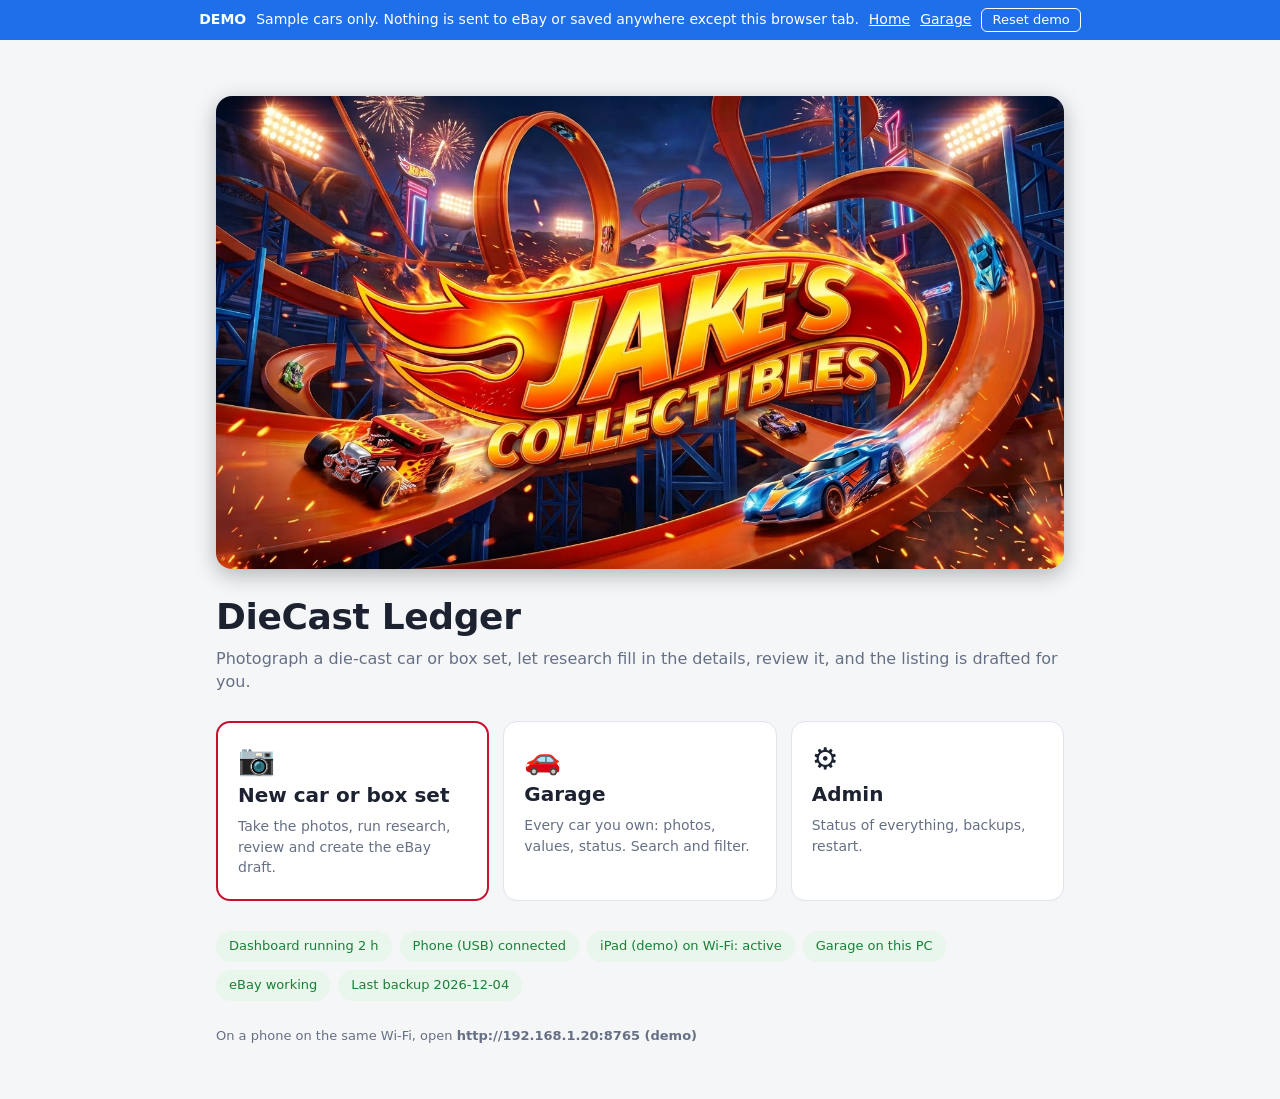
<file: index.html>
<!doctype html>
<html lang="en">
<head>
<meta charset="utf-8">
<script src="demo-shim.js"></script>
<title>DieCast Ledger</title>
<meta name="viewport" content="width=device-width, initial-scale=1">
<link rel="manifest" href="manifest.webmanifest">
<meta name="theme-color" content="#c8102e">
<meta name="mobile-web-app-capable" content="yes">
<meta name="apple-mobile-web-app-capable" content="yes">
<meta name="apple-mobile-web-app-title" content="DieCast Ledger">
<link rel="apple-touch-icon" href="apple-touch-icon.png">
<link rel="icon" href="icon-192.png">
<style>
  :root { --bg:#f5f6f8; --card:#fff; --ink:#1c2230; --mute:#667085; --line:#dfe3ea; --blue:#1f6feb; --green:#1a7f37;
          --amber:#b26a00; --red:#c62828; --redbg:#fdecec; --grnbg:#e8f6ec; --ambbg:#fff4e0; --accent:#c8102e; }
  @media (prefers-color-scheme: dark) {
    :root { --bg:#12151b; --card:#1b2029; --ink:#e8ecf3; --mute:#98a2b3; --line:#2b3240; --blue:#5b9dff; --green:#4cc36f;
            --amber:#f0a840; --red:#ff7b72; --redbg:#3b1d1d; --grnbg:#173323; --ambbg:#3a2c12; --accent:#ff4d5e; } }
  * { box-sizing:border-box; }
  body { margin:0; font:16px/1.45 "Segoe UI",system-ui,sans-serif; background:var(--bg); color:var(--ink); }
  main { max-width:880px; margin:0 auto; padding:clamp(20px,6vw,56px) 16px 40px; }
  .logo { display:block; width:100%; max-width:100%; height:auto; aspect-ratio:1376 / 768; object-fit:cover; border-radius:16px; margin:0 0 22px;
          box-shadow:0 6px 22px rgba(0,0,0,.28); }
  h1 { margin:0 0 4px; font-size:clamp(26px,5vw,36px); letter-spacing:-.01em; }
  .sub { color:var(--mute); margin:0 0 28px; }
  .tiles { display:grid; grid-template-columns:repeat(auto-fit,minmax(230px,1fr)); gap:14px; }
  a.tile { display:flex; flex-direction:column; gap:6px; padding:22px 20px; background:var(--card); border:1px solid var(--line);
           border-radius:14px; color:inherit; text-decoration:none; min-height:150px; transition:transform .08s, border-color .08s; }
  a.tile:hover, a.tile:focus-visible { transform:translateY(-2px); border-color:var(--accent); outline:none; }
  a.tile.main { border-color:var(--accent); border-width:2px; }
  .tile .ico { font-size:30px; line-height:1; }
  .tile b { font-size:20px; }
  .tile span { color:var(--mute); font-size:14px; }
  .chips { display:flex; flex-wrap:wrap; gap:8px; margin-top:30px; }
  .chip { padding:5px 12px; border-radius:99px; font-size:13px; border:1px solid var(--line); background:var(--card); color:var(--mute); }
  .chip.on { background:var(--grnbg); color:var(--green); border-color:transparent; }
  .chip.off { background:var(--redbg); color:var(--red); border-color:transparent; }
  .foot { margin-top:26px; font-size:13px; color:var(--mute); }
  .foot a { color:var(--mute); }
</style>
</head>
<body>
<main>
  <img class="logo" src="jakes-logo.jpg" alt="Jake's Collectibles" onerror="this.remove()">
  <h1>DieCast Ledger</h1>
  <p class="sub">Photograph a die-cast car or box set, let research fill in the details, review it, and the listing is drafted for you.</p>
  <nav class="tiles">
    <a class="tile main" href="capture.html"><div class="ico">&#128247;</div><b>New car or box set</b>
      <span>Take the photos, run research, review and create the eBay draft.</span></a>
    <a class="tile" href="sheet.html"><div class="ico">&#128663;</div><b>Garage</b>
      <span>Every car you own: photos, values, status. Search and filter.</span></a>
    <a class="tile" href="admin.html"><div class="ico">&#9881;</div><b>Admin</b>
      <span>Status of everything, backups, restart.</span></a>
  </nav>
  <div class="chips" id="chips"><span class="chip">checking...</span></div>
  <p class="foot"><span id="where"></span></p>
</main>
<script>
const $ = s => document.querySelector(s);
const LOCAL = ['127.0.0.1', 'localhost', '[::1]'].includes(location.hostname);
const esc = s => String(s ?? '').replace(/[&<>"]/g, c => ({'&':'&amp;','<':'&lt;','>':'&gt;','"':'&quot;'}[c]));
function chip(cls, text) { return `<span class="chip ${cls}">${esc(text)}</span>`; }
async function refresh() {
  try {
    const A = await (await fetch('/api/admin_status')).json();
    const c = [];
    c.push(chip('on', 'Dashboard running ' + (A.uptime < 3600 ? Math.max(1, Math.round(A.uptime / 60)) + ' min' : Math.round(A.uptime / 3600) + ' h')));
    const live = (A.network.devices || []).filter(d => d.ago <= 15);
    if (A.usb.connected) c.push(chip('on', 'Phone (USB) connected'));
    if (live.length) c.push(chip('on', live[0].device + ' on Wi-Fi: active'));
    if (!A.usb.connected && !live.length) c.push(chip('', 'No phone connected'));
    const g = A.garage; c.push(chip(g.ok ? 'on' : 'off', g.ok ? 'Garage on this PC' : 'Garage: needs attention'));
    const e = A.ebay; c.push(chip(e.ok === false ? 'off' : e.ok ? 'on' : '', e.ok === false ? 'eBay: needs sign-in' : e.ok ? 'eBay working' : 'eBay: not used yet'));
    const lb = A.last_backup; c.push(chip(lb && lb.ok ? 'on' : '', lb ? 'Last backup ' + (lb.when || '').slice(0, 10) + (lb.ok ? '' : ' (failed)') : 'No backup yet'));
    $('#chips').innerHTML = c.join('');
    $('#where').innerHTML = A.network.url ? 'On a phone on the same Wi-Fi, open <b>' + esc(A.network.url) + '</b>' : '';
  } catch (err) { $('#chips').innerHTML = chip('off', 'Dashboard not reachable'); }
}
refresh(); setInterval(refresh, 8000);
</script>
</body>
</html>
</file>
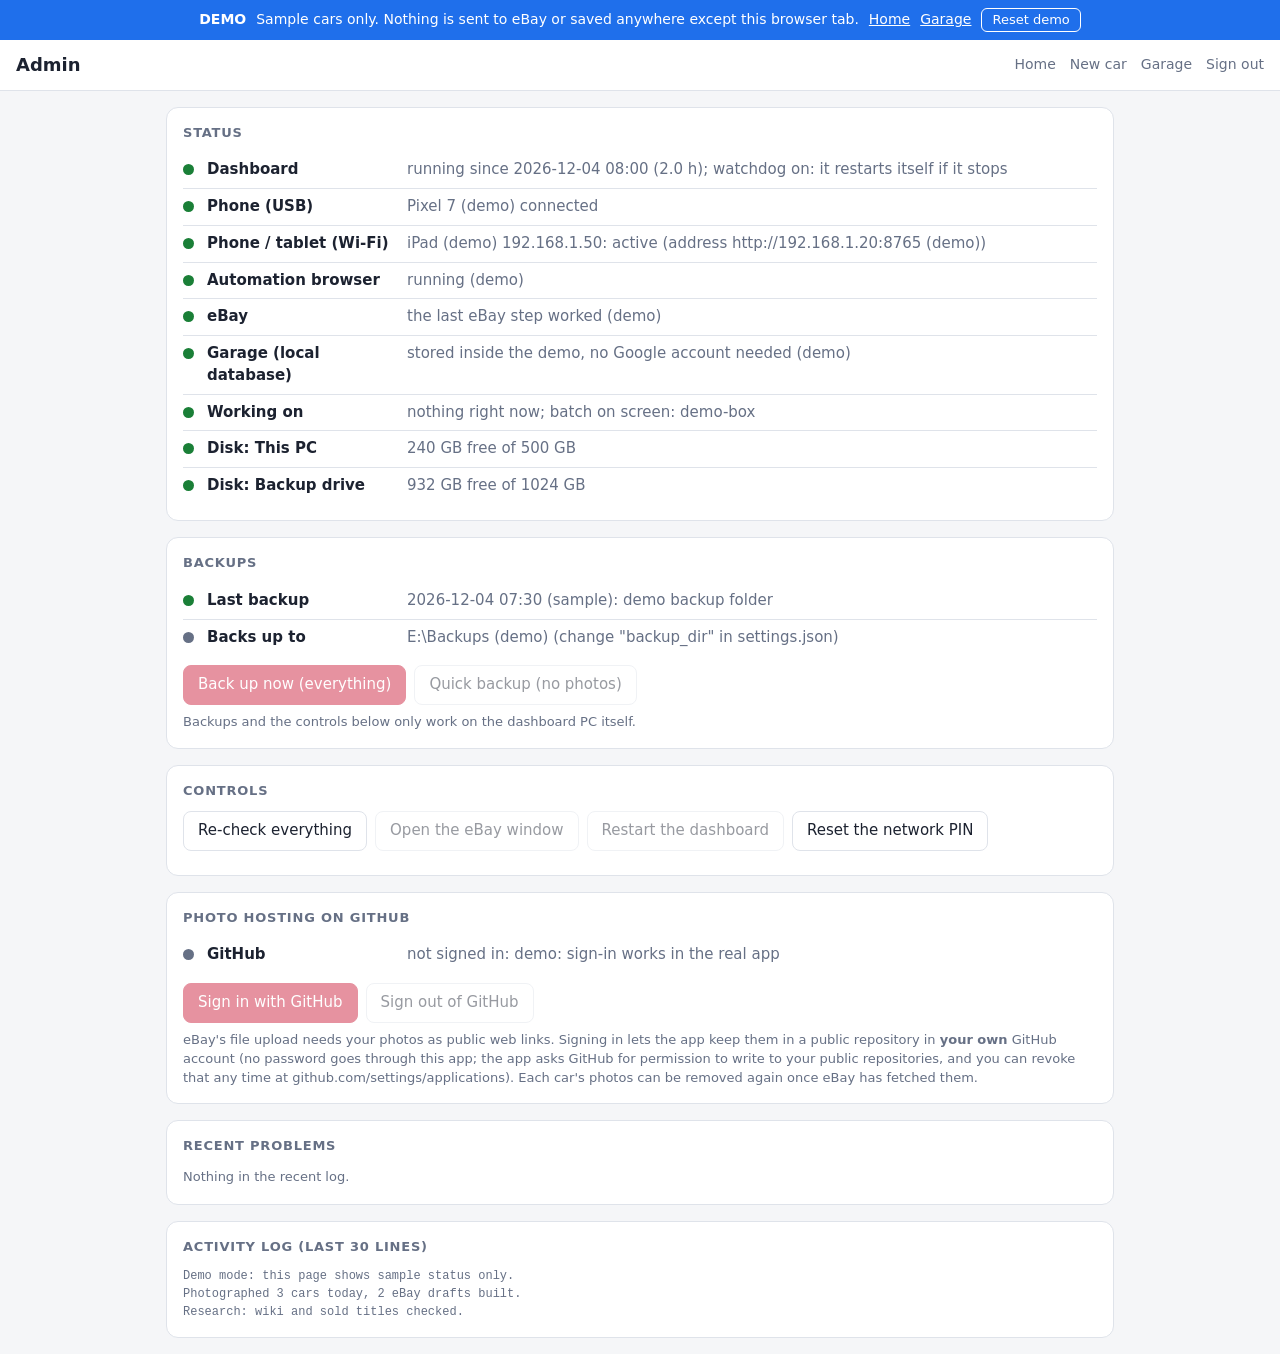
<file: admin.html>
<!doctype html>
<html lang="en">
<head>
<meta charset="utf-8">
<script src="demo-shim.js"></script>
<title>Admin - DieCast Ledger</title>
<meta name="viewport" content="width=device-width, initial-scale=1">
<link rel="manifest" href="manifest.webmanifest">
<meta name="theme-color" content="#c8102e">
<link rel="icon" href="icon-192.png">
<style>
  :root { --bg:#f5f6f8; --card:#fff; --ink:#1c2230; --mute:#667085; --line:#dfe3ea; --blue:#1f6feb; --green:#1a7f37;
          --amber:#b26a00; --red:#c62828; --redbg:#fdecec; --grnbg:#e8f6ec; --ambbg:#fff4e0; --accent:#c8102e; }
  @media (prefers-color-scheme: dark) {
    :root { --bg:#12151b; --card:#1b2029; --ink:#e8ecf3; --mute:#98a2b3; --line:#2b3240; --blue:#5b9dff; --green:#4cc36f;
            --amber:#f0a840; --red:#ff7b72; --redbg:#3b1d1d; --grnbg:#173323; --ambbg:#3a2c12; --accent:#ff4d5e; } }
  * { box-sizing:border-box; }
  body { margin:0; font:15px/1.45 "Segoe UI",system-ui,sans-serif; background:var(--bg); color:var(--ink); }
  header { display:flex; align-items:center; gap:14px; flex-wrap:wrap; padding:12px 16px; background:var(--card); border-bottom:1px solid var(--line); }
  header h1 { font-size:18px; margin:0; flex:1; min-width:140px; }
  header a { color:var(--mute); font-size:14px; text-decoration:none; }
  main { max-width:980px; margin:0 auto; padding:16px; display:grid; gap:16px; }
  section { background:var(--card); border:1px solid var(--line); border-radius:12px; padding:16px; min-width:0; }
  h2 { margin:0 0 10px; font-size:13px; text-transform:uppercase; letter-spacing:.06em; color:var(--mute); }
  .row { display:grid; grid-template-columns:14px minmax(120px,190px) 1fr; gap:10px; align-items:start; padding:7px 0; border-top:1px solid var(--line); }
  .row:first-of-type { border-top:0; }
  .dot { width:11px; height:11px; border-radius:50%; margin-top:5px; background:var(--mute); }
  .dot.on { background:var(--green); } .dot.off { background:var(--red); } .dot.warn { background:var(--amber); }
  .row b { font-weight:600; } .row span { color:var(--mute); overflow-wrap:anywhere; }
  .btns { display:flex; flex-wrap:wrap; gap:8px; }
  button, a.btn { font:inherit; padding:8px 14px; border-radius:8px; border:1px solid var(--line); background:var(--card); color:var(--ink);
                  cursor:pointer; text-decoration:none; display:inline-block; }
  button.primary { background:var(--accent); border-color:var(--accent); color:#fff; }
  button:disabled { opacity:.45; cursor:not-allowed; }
  .note { color:var(--mute); font-size:13px; margin:8px 0 0; }
  #msg { padding:10px 14px; border-radius:8px; background:var(--grnbg); color:var(--green); display:none; }
  #msg.err { background:var(--redbg); color:var(--red); }
  pre { margin:0; max-height:300px; overflow:auto; font:12px/1.5 Consolas,monospace; white-space:pre-wrap; overflow-wrap:anywhere; color:var(--mute); }
  ul { margin:0; padding-left:18px; color:var(--mute); } li { overflow-wrap:anywhere; }
  @media (max-width:600px) { .row { grid-template-columns:14px 1fr; } .row span { grid-column:2; } main { padding:12px; } section { padding:12px; } }
  .bar { height:8px; background:var(--line); border-radius:99px; overflow:hidden; margin-top:6px; }
  .bar i { display:block; height:100%; background:var(--blue); width:35%; animation:slide 1.4s ease-in-out infinite; }
  @keyframes slide { 0% { margin-left:-35%; } 100% { margin-left:100%; } }
</style>
</head>
<body>
<header><h1>Admin</h1><a href="index.html">Home</a><a href="capture.html">New car</a><a href="sheet.html">Garage</a><a href="index.html" id="logout" hidden>Sign out</a></header>
<main>
  <div id="msg"></div>
  <section><h2>Status</h2><div id="status">Loading...</div></section>
  <section><h2>Backups</h2>
    <div id="bk"></div>
    <div class="btns" style="margin-top:10px">
      <button class="primary" id="bFull">Back up now (everything)</button>
      <button id="bQuick">Quick backup (no photos)</button>
    </div>
    <p class="note" id="bNote"></p>
  </section>
  <section><h2>Controls</h2>
    <div class="btns">
      <button id="bRecheck">Re-check everything</button>
      <button id="bEbay">Open the eBay window</button>
      <button id="bRestart">Restart the dashboard</button>
      <a class="btn" href="index.html" id="aPin" hidden>Reset the network PIN</a>
    </div>
    <p class="note" id="cNote"></p>
  </section>
  <section id="zoomSec" hidden><h2>Phone camera zoom</h2>
    <div class="btns"><label>Zoom <input id="zoomIn" type="text" list="zoomList" style="width:90px;font:inherit;padding:6px 8px"><datalist id="zoomList"><option value="auto"><option value="1"><option value="1.5"><option value="2"></datalist></label>
      <label>Black mat around the card <input id="zoomMargin" type="number" min="3" max="20" step="1" style="width:70px;font:inherit;padding:6px 8px"> %</label>
      <button class="primary" id="bZoom">Save zoom</button></div>
    <p class="note">Used when the PC fires the USB phone's shutter. <b>auto</b> looks at the card first and zooms in as far as it can while still leaving that much black mat around the whole card (the percentage is of the picture's width and height, on each side), so the zoom adjusts to where you put the card. Or type a fixed zoom: 1 = normal, 2 = the Pixel's 2x, anything in between works (1.5, 1.7...). Zoom magnifies the middle of the frame, so with a fixed zoom the card must sit in the middle.</p>
  </section>
  <section><h2>Photo hosting on GitHub</h2>
    <div id="gh">Checking...</div>
    <div id="ghCode" style="display:none;margin:10px 0;padding:12px 14px;border-radius:10px;background:var(--grnbg);color:var(--green)"></div>
    <div class="btns" style="margin-top:10px">
      <button class="primary" id="bGhIn">Sign in with GitHub</button>
      <button id="bGhOut" hidden>Sign out of GitHub</button>
    </div>
    <p class="note">eBay's file upload needs your photos as public web links. Signing in lets the app keep them in a public repository in <b>your own</b> GitHub account (no password goes through this app; the app asks GitHub for permission to write to your public repositories, and you can revoke that any time at github.com/settings/applications). Each car's photos can be removed again once eBay has fetched them.</p>
  </section>
  <section><h2>Recent problems</h2><div id="problems"></div></section>
  <section><h2>Activity log (last 30 lines)</h2><pre id="log"></pre></section>
</main>
<script>
const $ = s => document.querySelector(s);
const LOCAL = ['127.0.0.1', 'localhost', '[::1]'].includes(location.hostname);
const esc = s => String(s ?? '').replace(/[&<>"]/g, c => ({'&':'&amp;','<':'&lt;','>':'&gt;','"':'&quot;'}[c]));
let A = null, fast = false;
function row(cls, label, text) { return `<div class="row"><i class="dot ${cls}"></i><b>${esc(label)}</b><span>${esc(text)}</span></div>`; }
const cls = ok => ok === true ? 'on' : ok === false ? 'off' : '';
const dur = s => s < 90 ? s + ' s' : s < 5400 ? Math.round(s / 60) + ' min' : (s / 3600).toFixed(1) + ' h';
function say(text, err) { const m = $('#msg'); m.textContent = text; m.className = err ? 'err' : ''; m.style.display = text ? 'block' : 'none'; }
async function post(path, body) {
  try { const j = await (await fetch(path, {method: 'POST', headers: {'Content-Type': 'application/json'}, body: JSON.stringify(body || {})})).json();
        if (!j.ok) say(j.error || 'Failed', true); return j; }
  catch (e) { say('Could not reach the dashboard: ' + e.message, true); return {ok: false}; }
}
function render() {
  const n = A.network, live = (n.devices || []).filter(d => d.ago <= 15), w = A.work;
  const rows = [
    row('on', 'Dashboard', `running since ${A.started} (${dur(A.uptime)}); ${A.supervised ? 'watchdog on: it restarts itself if it stops' : 'no watchdog: it will not restart by itself'}`
        + (A.restarts ? `; restarted ${A.restarts} time(s) in the last 24 hours, last ${A.last_restart}` : '')),
    row(A.usb.connected ? 'on' : '', 'Phone (USB)', A.usb.connected ? A.usb.model + ' connected' : 'not plugged in' + (A.usb.note ? ': ' + A.usb.note : '')),
    row(live.length ? 'on' : (n.devices || []).length ? 'warn' : '', 'Phone / tablet (Wi-Fi)',
        n.enabled ? ((n.devices || []).length ? n.devices.map(d => `${d.device} ${d.ip}: ${d.ago <= 15 ? 'active' : 'last seen ' + dur(d.ago) + ' ago'}`).join('; ') : 'none seen yet') + ` (address ${n.url})`
                  : 'network access is switched off in settings.json'),
    row(cls(A.chrome.ok), 'Automation browser', A.chrome.msg),
    row(cls(A.ebay.ok), 'eBay', A.ebay.msg),
    row(cls(A.garage.ok), 'Garage (local database)', A.garage.msg),
    row(w.busy || w.builds || w.research ? 'warn' : 'on', 'Working on',
        w.busy || (w.builds || w.research || w.sheet ? `${w.research} research, ${w.builds} eBay build, ${w.sheet} save in progress` : 'nothing right now') + (w.batch ? `; batch on screen: ${w.batch}` : '')),
  ];
  for (const [k, v] of Object.entries(A.disk)) rows.push(row(v && v.free_gb < 5 ? 'warn' : v ? 'on' : '', 'Disk: ' + k, v ? `${v.free_gb} GB free of ${v.total_gb} GB` : 'not available (plug in the drive)'));
  $('#status').innerHTML = rows.join('');
  const b = A.backup, lb = A.last_backup;
  let h = '';
  if (b.running) h = row('warn', 'Backup running', `${dur(b.elapsed)}: ${b.step || 'starting'}`) + '<div class="bar"><i></i></div><pre style="margin-top:8px">' + esc(b.lines.join('\n')) + '</pre>';
  else if (lb) h = row(lb.ok ? 'on' : 'off', 'Last backup', `${lb.when}${lb.ok ? '' : ' FAILED'}${lb.note ? ' (' + lb.note + ')' : ''}${lb.folder ? ': ' + lb.folder : ''}`)
       + (!lb.ok && lb.tail ? '<pre style="margin-top:6px">' + esc(lb.tail.join('\n')) + '</pre>' : '');
  else h = row('warn', 'Last backup', 'none recorded yet');
  h += row('', 'Backs up to', A.backup_dir + ' (change "backup_dir" in settings.json)');
  $('#bk').innerHTML = h;
  for (const id of ['#bFull', '#bQuick']) $(id).disabled = !LOCAL || b.running;
  $('#bNote').textContent = LOCAL ? 'Everything = the project, a copy of the Garage (database, CSV, photos). Quick skips the photos and takes a minute or two.'
                                  : 'Backups and the controls below only work on the dashboard PC itself.';
  $('#bRestart').disabled = !LOCAL; $('#bEbay').disabled = !LOCAL;
  $('#cNote').textContent = LOCAL ? 'Restart brings the dashboard back in a few seconds (this page reloads by itself). The batch on screen is reopened.' : '';
  $('#problems').innerHTML = A.problems.length ? '<ul>' + A.problems.map(p => `<li>${esc(p)}</li>`).join('') + '</ul>' : '<span class="note">Nothing in the recent log.</span>';
  const lg = $('#log'), atEnd = lg.scrollTop + lg.clientHeight >= lg.scrollHeight - 20;
  lg.textContent = A.log.join('\n'); if (atEnd) lg.scrollTop = lg.scrollHeight;
  fast = b.running;
}
async function load(force) {
  try { A = await (await fetch('/api/admin_status' + (force ? '?force=1' : ''))).json(); render(); }
  catch (e) { $('#status').innerHTML = row('off', 'Dashboard', 'not reachable: ' + e.message + ' (it may be restarting)'); }
}
async function loop() { await load(); setTimeout(loop, fast ? 2000 : 5000); }
$('#bFull').onclick = async () => { const j = await post('/api/admin_backup', {photos: true}); if (j.ok) { say('Backup started.'); load(); } };
$('#bQuick').onclick = async () => { const j = await post('/api/admin_backup', {photos: false}); if (j.ok) { say('Quick backup started.'); load(); } };
$('#bRecheck').onclick = async () => { say('Checking...'); await post('/api/admin_recheck'); await load(true); say('Checked.'); };
$('#bEbay').onclick = async () => { const j = await post('/api/ebay_login'); if (j.ok) say('The eBay window is open on the PC.'); };
$('#bRestart').onclick = async () => {
  if (!confirm('Restart the dashboard now? Anything running (research, an eBay build, a backup) is stopped.')) return;
  const j = await post('/api/admin_restart');
  if (j.ok) { say('Restarting...'); setTimeout(() => location.reload(), 6000); }
};
if (LOCAL) $('#aPin').hidden = false; else $('#logout').hidden = false;
// ---- phone camera zoom (PC only)
(async function () {
  if (!LOCAL) return;
  try {
    const z = await (await fetch('/api/phone_zoom')).json();
    if (!z.ok) return;
    $('#zoomSec').hidden = false; $('#zoomIn').value = z.zoom; $('#zoomMargin').value = z.margin;
  } catch (e) { return; }
  $('#bZoom').onclick = async () => { const zv = $('#zoomIn').value.trim().toLowerCase(); const j = await post('/api/phone_zoom', {zoom: zv === 'auto' ? 'auto' : parseFloat(zv), margin: $('#zoomMargin').value}); if (j.ok) { $('#zoomIn').value = j.zoom; say('Camera zoom saved: ' + j.zoom + 'x. It is used from the next photo.'); } };
})();
// ---- GitHub sign-in (device flow): the app shows a code, the person approves it at github.com/login/device
let ghTimer = null;
async function ghLoad() {
  let g; try { g = await (await fetch('/api/github_status')).json(); } catch (e) { $('#gh').textContent = 'Could not check: ' + e.message; return; }
  if (!g.ok) { $('#gh').textContent = g.error || 'Could not check GitHub'; return; }
  $('#gh').closest('section').hidden = g.enabled === false;                 // switched off in settings.json ("enable_github_export": false)
  if (g.enabled === false) return;
  $('#gh').innerHTML = g.signed_in
    ? row('on', 'GitHub', `signed in as ${g.login}` + (g.since ? ` (since ${g.since})` : '')) + row(g.repo_exists ? 'on' : '', 'Photo repository', g.repo_exists ? `${g.repo} exists (public)` : `${g.repo} will be created on first use`)
    : row('', 'GitHub', 'not signed in' + (g.note ? ': ' + g.note : ''));
  $('#bGhIn').hidden = !!g.signed_in; $('#bGhOut').hidden = !g.signed_in;
  $('#bGhIn').disabled = !LOCAL; $('#bGhOut').disabled = !LOCAL;
}
$('#bGhIn').onclick = async () => {
  const j = await post('/api/github_login_start'); if (!j.ok) return;
  const box = $('#ghCode'); box.style.display = 'block';
  box.innerHTML = `<b>1.</b> Open <a href="${esc(j.verification_uri)}" target="_blank" rel="noopener" style="color:inherit"><b>${esc(j.verification_uri)}</b></a> &nbsp; <b>2.</b> Type this code: <b style="font:700 22px Consolas,monospace;letter-spacing:.12em">${esc(j.user_code)}</b> &nbsp; <b>3.</b> Press Authorize. This page notices by itself.`;
  window.open(j.verification_uri, '_blank', 'noopener');
  let wait = (j.interval || 5) * 1000; const stop = Date.now() + (j.expires_in || 900) * 1000;
  clearTimeout(ghTimer);
  const tick = async () => {
    if (Date.now() > stop) { box.style.display = 'none'; say('The GitHub code expired: press Sign in again.', true); return; }
    const k = await post('/api/github_login_poll', {device_code: j.device_code});
    if (!k.ok) { box.style.display = 'none'; return; }
    if (k.status === 'ok') { box.style.display = 'none'; say('Signed in to GitHub as ' + k.login + '.'); ghLoad(); return; }
    if (k.status === 'denied') { box.style.display = 'none'; say('GitHub sign-in was cancelled.', true); return; }
    if (k.status === 'expired') { box.style.display = 'none'; say('The GitHub code expired: press Sign in again.', true); return; }
    if (k.status === 'slow_down') wait = (k.interval || 10) * 1000;
    ghTimer = setTimeout(tick, wait);
  };
  ghTimer = setTimeout(tick, wait);
};
$('#bGhOut').onclick = async () => { const j = await post('/api/github_logout'); if (j.ok) { say('Signed out of GitHub on this PC. To revoke the permission at GitHub too, remove "DieCast Ledger" at github.com/settings/applications.'); ghLoad(); } };
ghLoad();
loop();
</script>
</body>
</html>
</file>
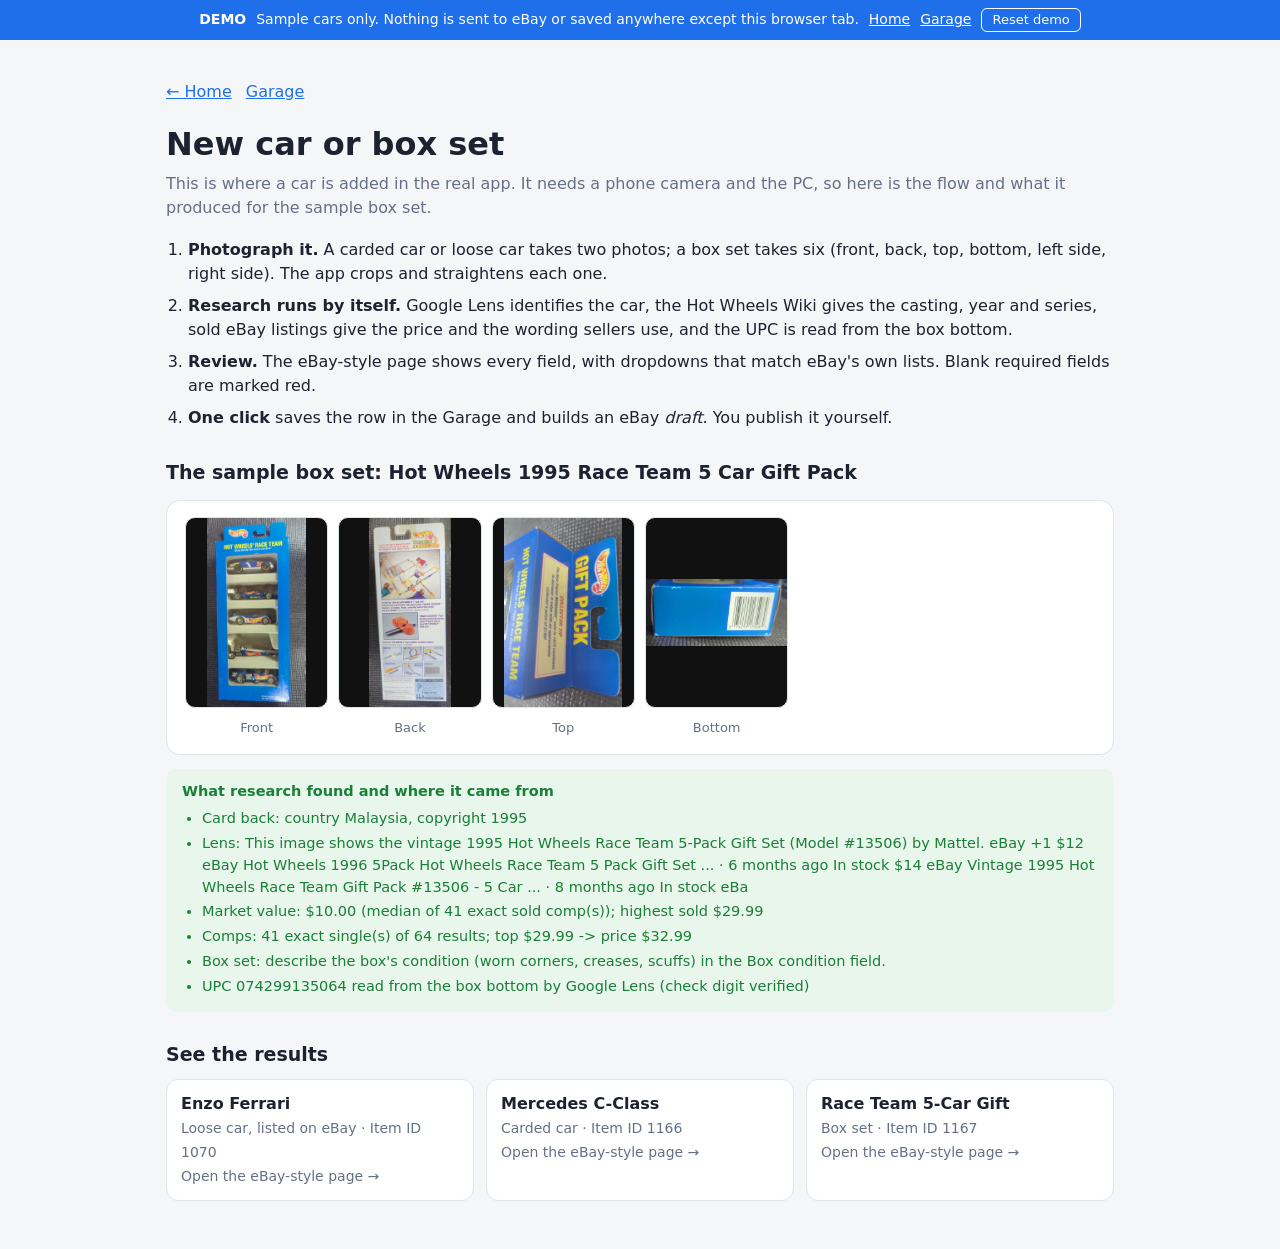
<file: capture.html>
<!doctype html>
<html lang="en">
<head>
<meta charset="utf-8">
<script src="demo-shim.js"></script>
<title>New car or box set - DieCast Ledger</title>
<meta name="viewport" content="width=device-width, initial-scale=1">
<link rel="icon" href="icon-192.png">
<style>
  :root { --bg:#f5f6f8; --card:#fff; --ink:#1c2230; --mute:#667085; --line:#dfe3ea; --blue:#1f6feb; --green:#1a7f37; --accent:#c8102e; --grnbg:#e8f6ec; --bluebg:#e8f0fe; }
  @media (prefers-color-scheme: dark) {
    :root { --bg:#12151b; --card:#1b2029; --ink:#e8ecf3; --mute:#98a2b3; --line:#2b3240; --blue:#5b9dff; --green:#4cc36f; --accent:#ff4d5e; --grnbg:#173323; --bluebg:#172640; } }
  * { box-sizing:border-box; }
  body { margin:0; font:16px/1.5 "Segoe UI",system-ui,sans-serif; background:var(--bg); color:var(--ink); }
  main { max-width:980px; margin:0 auto; padding:24px 16px 48px; }
  h1 { margin:0 0 4px; font-size:clamp(24px,4.5vw,32px); } h2 { margin:28px 0 10px; font-size:19px; }
  .sub { color:var(--mute); margin:0 0 18px; }
  .nav a { color:var(--blue); margin-right:14px; }
  ol.steps { padding-left:22px; } ol.steps li { margin:8px 0; } ol.steps b { color:var(--ink); }
  .card { background:var(--card); border:1px solid var(--line); border-radius:14px; padding:16px 18px; margin:14px 0; }
  .photos { display:grid; grid-template-columns:repeat(auto-fill,minmax(130px,1fr)); gap:10px; }
  .photos figure { margin:0; } .photos img { width:100%; aspect-ratio:3/4; object-fit:contain; background:#111; border-radius:10px; border:1px solid var(--line); }
  .photos figcaption { font-size:13px; color:var(--mute); text-align:center; margin-top:3px; }
  .notes { background:var(--grnbg); color:var(--green); border-radius:10px; padding:12px 16px; font-size:14.5px; }
  .notes ul { margin:6px 0 0; padding-left:20px; } .notes li { margin:3px 0; overflow-wrap:anywhere; }
  .cars { display:grid; grid-template-columns:repeat(auto-fit,minmax(240px,1fr)); gap:12px; }
  a.car { display:block; text-decoration:none; color:inherit; border:1px solid var(--line); border-radius:12px; padding:12px 14px; background:var(--card); }
  a.car:hover { border-color:var(--accent); } a.car b { display:block; } a.car span { color:var(--mute); font-size:14px; }
</style>
</head>
<body>
<main>
  <p class="nav"><a href="index.html">&larr; Home</a><a href="sheet.html">Garage</a></p>
  <h1>New car or box set</h1>
  <p class="sub">This is where a car is added in the real app. It needs a phone camera and the PC, so here is the flow and what it produced for the sample box set.</p>
  <ol class="steps">
    <li><b>Photograph it.</b> A carded car or loose car takes two photos; a box set takes six (front, back, top, bottom, left side, right side). The app crops and straightens each one.</li>
    <li><b>Research runs by itself.</b> Google Lens identifies the car, the Hot Wheels Wiki gives the casting, year and series, sold eBay listings give the price and the wording sellers use, and the UPC is read from the box bottom.</li>
    <li><b>Review.</b> The eBay-style page shows every field, with dropdowns that match eBay's own lists. Blank required fields are marked red.</li>
    <li><b>One click</b> saves the row in the Garage and builds an eBay <i>draft</i>. You publish it yourself.</li>
  </ol>
  <h2>The sample box set: Hot Wheels 1995 Race Team 5 Car Gift Pack</h2>
  <div class="card"><div class="photos" id="photos"></div></div>
  <div class="notes" id="notes"></div>
  <h2>See the results</h2>
  <div class="cars" id="cars"></div>
</main>
<script>
const esc = s => String(s ?? '').replace(/[&<>"]/g, c => ({'&':'&amp;','<':'&lt;','>':'&gt;','"':'&quot;'}[c]));
fetch('/api/car?row=' + ((window.DEMO_BOX_ROW) || '')).catch(() => {});
fetch('data/demo.json').then(r => r.json()).then(D => {
  const box = Object.entries(D.cars).find(([, c]) => (c.shots || []).length);
  if (box) {
    $('#photos').innerHTML = box[1].shots.map(s => `<figure><img src="data/photos/${esc(s.prev)}" alt="${esc(s.side)}"><figcaption>${esc(s.side)}</figcaption></figure>`).join('');
    $('#notes').innerHTML = '<b>What research found and where it came from</b><ul>' + (box[1].research || []).map(x => `<li>${esc(x)}</li>`).join('') + '</ul>';
  }
  $('#cars').innerHTML = Object.entries(D.cars).map(([row, c]) => {
    const v = c.values, k = D.kinds[row];
    return `<a class="car" href="car.html?row=${row}"><b>${esc(v.Model)}</b><span>${k === 'box' ? 'Box set' : k === 'loose' ? 'Loose car, listed on eBay' : 'Carded car'} &middot; Item ID ${esc(v['Item ID'])}</span><span><br>Open the eBay-style page &rarr;</span></a>`;
  }).join('');
});
function $(s) { return document.querySelector(s); }
</script>
</body>
</html>
</file>
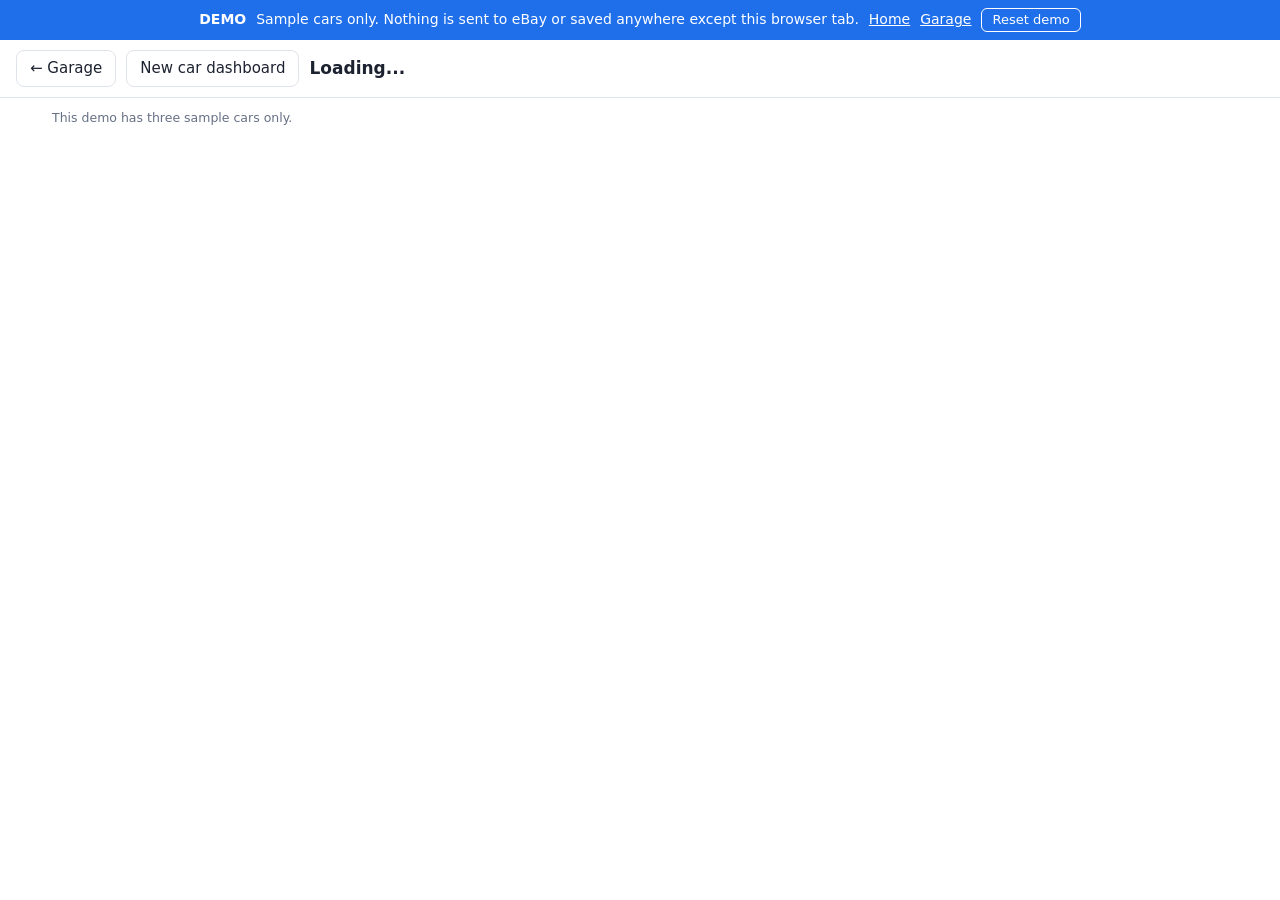
<file: car.html>
<!doctype html>
<html lang="en">
<head>
<meta charset="utf-8">
<script src="demo-shim.js"></script>
<title>Car - DieCast Ledger</title>
<meta name="viewport" content="width=device-width, initial-scale=1">
<link rel="icon" href="icon-192.png">
<link rel="stylesheet" href="ebay.css">
<script src="ebay.js" defer></script>
<style>
  :root { --bg:#f5f6f8; --card:#fff; --ink:#1c2230; --mute:#667085; --line:#dfe3ea; --blue:#1f6feb; --green:#1a7f37;
          --amber:#b26a00; --red:#c62828; --ambbg:#fff4e0; --redbg:#fdecec; --grnbg:#e8f6ec; --bluebg:#e8f0fe; }
  @media (prefers-color-scheme: dark) {
    :root { --bg:#12151b; --card:#1b2029; --ink:#e8ecf3; --mute:#98a2b3; --line:#2b3240; --blue:#5b9dff; --green:#4cc36f;
            --amber:#f0a840; --red:#ff7b72; --ambbg:#3a2c12; --redbg:#3b1d1d; --grnbg:#173323; --bluebg:#172640; } }
  * { box-sizing:border-box; } [hidden] { display:none !important; }
  body { margin:0; font:15px/1.45 "Segoe UI",system-ui,sans-serif; background:var(--card); color:var(--ink); }
  header { display:flex; align-items:center; gap:10px; flex-wrap:wrap; padding:10px 16px; background:var(--card); border-bottom:1px solid var(--line); position:sticky; top:0; z-index:5; }
  header h1 { font-size:17px; margin:0; flex:1; min-width:160px; overflow-wrap:anywhere; }
  .btn, button { font:inherit; padding:7px 13px; border-radius:8px; border:1px solid var(--line); background:var(--card); color:var(--ink); cursor:pointer; text-decoration:none; display:inline-block; }
  button.primary { background:var(--blue); border-color:var(--blue); color:#fff; font-weight:600; }
  button.danger { background:var(--red); border-color:var(--red); color:#fff; font-weight:600; }
  button:disabled { opacity:.5; cursor:not-allowed; }
  main { padding:0 16px 80px; }
  #msg { margin:10px 0; padding:10px 14px; border-radius:8px; display:none; } #msg.ok { background:var(--grnbg); color:var(--green); display:block; } #msg.err { background:var(--redbg); color:var(--red); display:block; }
  .pend { margin:0 0 10px; padding:9px 14px; border-radius:10px; background:var(--ambbg); color:var(--amber); font-size:14px; }
  #bar { position:fixed; left:0; right:0; bottom:0; z-index:6; display:none; gap:12px; align-items:center; justify-content:center; padding:10px 16px; background:var(--card); border-top:1px solid var(--line); box-shadow:0 -4px 14px rgba(0,0,0,.12); }
  #bar.on { display:flex; }
  dialog { border:1px solid var(--line); border-radius:14px; background:var(--card); color:var(--ink); width:min(560px,94vw); padding:20px; }
  dialog::backdrop { background:rgba(0,0,0,.5); }
  .live { display:flex; gap:12px; align-items:flex-start; padding:12px; border-radius:10px; background:var(--bg); margin:12px 0; } .live b { font-size:16px; }
  .chg { background:var(--ambbg) !important; }
  .eb-ro-note { font-size:12px; color:var(--mute); }
  a.btn.eb-pa { font-size:12px; padding:1px 7px; border-radius:6px; line-height:1.5; } a.btn.eb-pa.warn { color:var(--red); }
  .chk { padding:10px 12px; border-radius:8px; font-size:14px; } .chk.good { background:var(--grnbg); color:var(--green); } .chk ul { margin:4px 0 0; padding-left:20px; }
</style>
</head>
<body>
<header><a class="btn" href="sheet.html">&larr; Garage</a><a class="btn" href="capture.html" title="The dashboard is for new cars and box sets">New car dashboard</a>
  <h1 id="hTitle">Loading...</h1><button id="rerunBtn" hidden title="Looks the car up again (Lens, sold comps, UPC) and fills only fields that are still empty">Re-run research</button><a class="btn" id="aOpen" hidden>Open in the dashboard</a></header>
<main><div id="msg"></div><div class="eb" id="eb">Loading...</div></main>
<div id="bar"><span id="barTxt"></span><button id="bSave" class="primary">Save changes</button><button id="bDiscard">Discard</button></div>
<dialog id="endDlg"><div id="endBody"></div></dialog>
<dialog id="applyDlg"><div id="applyBody"></div></dialog>
<dialog id="exportDlg"><div id="exportBody"></div></dialog>
<script>
const $ = s => document.querySelector(s);
const esc = s => String(s ?? '').replace(/[&<>"']/g, c => ({'&':'&amp;','<':'&lt;','>':'&gt;','"':'&quot;',"'":'&#39;'}[c]));
const LOCAL = ['127.0.0.1', 'localhost', '[::1]'].includes(location.hostname);
const ROW = new URLSearchParams(location.search).get('row');
const COND_LINE = 'Please see all photos for the exact condition of the item.';
let C = null, P = null, EDIT = false, EBAY = {fields: {}};
fetch('/api/ebay_options').then(r => r.json()).then(j => { if (j && j.fields) { EBAY = j; if (C) draw(); } }).catch(() => {});

// ---------------------------------------------------------------- helpers
const nz = s => String(s ?? '').toLowerCase().replace(/&/g, 'and').replace(/[^a-z0-9]+/g, '');
const STRICT = new Set(['Brand', 'Vehicle Make', 'Vehicle Type', 'Scale', 'Material', 'Color', 'Vehicle Year', 'Year of Manufacture', 'Country of Origin', 'Vintage']);
function ebAlign(label, v) {
  v = String(v ?? '').trim(); const f = (EBAY.fields || {})[label], opts = f ? f.options || [] : [];
  if (!v || !opts.length || opts.includes(v)) return {st: v ? 'ok' : 'blank'};
  const same = opts.find(o => nz(o) === nz(v)); if (same) return {st: 'snap', to: same};
  if (!STRICT.has(label) || !f.complete) return {st: 'unknown'};
  const x = nz(v), near = opts.find(o => x.length > 2 && (nz(o).includes(x) || x.includes(nz(o))) && nz(o).length > 1);
  return near ? {st: 'close', to: near} : {st: 'custom'};
}
function sheetDate(s) {
  s = String(s || '').trim();
  if (/^\d{5}(\.\d+)?$/.test(s)) return new Date(Date.UTC(1899, 11, 30) + Math.round(parseFloat(s) * 86400000)).toISOString().slice(0, 10);
  return s;
}
function statusOf(v) {
  const st = String(v['eBay Status'] || '').trim(), sold = String(v['eBay-Date Sold'] || '').trim(), listed = String(v['eBay-Date Listed'] || '').trim();
  if (/^inactive/i.test(st)) return 'Inactive';
  if (sold || /\bsold\b/i.test(v.Model || '')) return 'Sold';
  if (/^draft$/i.test(listed)) return 'Draft';
  if (!listed || /^not listed$/i.test(listed)) return 'Not listed';
  return 'Listed';
}
const paras = t => String(t || '').split(/\n\s*\n/).map(x => x.trim()).filter(Boolean);
const getPath = (o, p) => p.split('.').reduce((a, k) => (a == null ? undefined : a[k]), o);
function setPath(o, p, v) { const ks = p.split('.'); let a = o; ks.slice(0, -1).forEach(k => { a[k] = a[k] || {}; a = a[k]; }); a[ks[ks.length - 1]] = v; }
const dig = s => { const v = parseFloat(String(s).replace(/[^0-9.\-]/g, '')); return isNaN(v) ? null : v; };

// ---------------------------------------------------------------- the fields: where each one lives
// sheet = Garage column(s); spec = path(s) in the listing's own settings; opts = eBay's list for the type-to-search box
const F = [
  {id: 'title', label: 'Item title (from the database)', sheet: ['eBay Title'], spec: [], show: ['title'], kind: 'text', wide: true, card: 'title'},
  {id: 'brand', label: 'Brand', sheet: ['Brand'], spec: ['specifics.Brand'], opts: 'Brand', card: 'ess'},
  {id: 'make', label: 'Vehicle Make', spec: ['specifics.Vehicle Make'], opts: 'Vehicle Make', card: 'ess'},
  {id: 'vtype', label: 'Vehicle Type', spec: ['specifics.Vehicle Type'], opts: 'Vehicle Type', card: 'ess'},
  {id: 'emodel', label: 'Model', spec: ['specifics.Model'], opts: 'Model', card: 'ess', dflt: v => v.Series || v.Model},
  {id: 'scale', label: 'Scale', sheet: ['Scale'], spec: ['specifics.Scale'], opts: 'Scale', card: 'ess'},
  {id: 'material', label: 'Material', spec: ['specifics.Material'], opts: 'Material', card: 'ess'},
  {id: 'color', label: 'Color', sheet: ['Color'], spec: ['specifics.Color'], opts: 'Color', card: 'ess'},
  {id: 'series', label: 'Series', sheet: ['Series'], spec: ['specifics.Series'], opts: 'Series', card: 'ess'},
  {id: 'year', label: 'Vehicle Year / Year of Manufacture', sheet: ['Year'], spec: ['specifics.Vehicle Year', 'specifics.Year of Manufacture'], opts: 'Vehicle Year', card: 'ess'},
  {id: 'theme', label: 'Theme', spec: ['specifics.Theme'], opts: 'Theme', card: 'opt'},
  {id: 'country', label: 'Country of Origin', sheet: ['Country'], spec: ['specifics.Country of Origin'], opts: 'Country of Origin', card: 'opt'},
  {id: 'mpn', label: 'MPN (toy number)', sheet: ['Toy Number'], spec: ['specifics.MPN'], card: 'opt'},
  {id: 'upc', label: 'UPC', sheet: ['UPC/Barcode'], spec: ['upc'], card: 'opt'},
  {id: 'vintage', label: 'Vintage', spec: ['specifics.Vintage'], opts: 'Vintage', card: 'opt'},
  {id: 'econd', label: 'Item condition', spec: ['ebay_condition'], kind: 'select', choices: ['New', 'Used'], card: 'cond', dflt: v => (/^loose$/i.test(v.Condition || '') ? 'Used' : 'New')},
  {id: 'gcond', label: 'Garage condition (our record, not sent to eBay)', sheet: ['Condition'], card: 'out'},
  {id: 'cdesc', label: 'Condition description (Used only)', spec: ['condition_desc'], kind: 'area', wide: true, card: 'cond'},
  {id: 'desc', label: 'Description', kind: 'desc', wide: true, card: 'cond'},
  {id: 'price', label: 'Item price', sheet: ['eBay-List Price'], spec: ['price'], kind: 'money', card: 'price'},
  {id: 'offers', label: 'Allow offers', spec: ['offers'], kind: 'bool', card: 'price'},
  {id: 'accept', label: 'Auto-accept at', spec: ['accept'], kind: 'money', card: 'price'},
  {id: 'lb', label: 'Weight lb', spec: ['ship.lb'], card: 'ship'}, {id: 'oz', label: 'oz', spec: ['ship.oz'], card: 'ship'},
  {id: 'sl', label: 'Length in', spec: ['ship.l'], card: 'ship'}, {id: 'sw', label: 'Width in', spec: ['ship.w'], card: 'ship'}, {id: 'sh', label: 'Height in', spec: ['ship.h'], card: 'ship'},
];
const OUT_EDIT = ['Model', 'Collector Number', 'Series Number', 'Rarity', 'Wheel Type', 'Storage Location', 'Purchase Price (USD)', 'Purchase Date', 'Purchased From',
                  'Estimated Value (USD)', 'Market Value', 'Highest Sold Price', 'Est. Shipping Cost', 'Needs Review', 'Comps'];
const USED_BY_FIELDS = new Set(F.flatMap(f => f.sheet || []).concat(['Notes', 'Photo (Front)', 'Photo (Back)']));
let FIELDS = {};                                               // id -> current value (shown or being edited)
let ORIG = {};

function specOf() { return (C.saved && C.saved.spec) || null; }
function shown(f) {                                            // what the page shows now for a field: the listing setting if we have one, else the Garage value
  const V = C.values, S = specOf();
  if (f.kind === 'desc') return (S ? paras(S.desc_text).filter(p => p !== COND_LINE) : paras(V.Notes)).join('\n\n');
  for (const p of f.spec || []) { const x = S ? getPath(S, p) : undefined; if (x !== undefined && x !== null && String(x) !== '') return f.kind === 'bool' ? !!x : String(x); }
  if (f.kind === 'bool') return S ? !!S.offers : false;
  for (const h of f.sheet || []) if (String(V[h] || '').trim()) return String(V[h]);
  for (const p of f.show || []) { const x = S ? getPath(S, p) : undefined; if (x) return String(x); }      // display-only fallback (e.g. the title as eBay shows it)
  return f.dflt ? f.dflt(V) : '';
}
function initFields() { CONDCUSTOM = false; FIELDS = {}; F.forEach(f => FIELDS[f.id] = shown(f)); ORIG = JSON.parse(JSON.stringify(FIELDS)); OUTV = {}; OUT_EDIT.forEach(h => OUTV[h] = String(C.values[h] || '')); OUT0 = {...OUTV}; }
let OUTV = {}, OUT0 = {};

// ---------------------------------------------------------------- drawing
// fields that must not stay blank (the dashboard marks them red too); a box set holds several colors, so no single Color is required
const isBox = () => /gift pack|\d[- ]?(car|pack)\b|box set/i.test(String(FIELDS.title || '') + ' ' + String((C && C.values && C.values.Model) || ''));
const needId = id => ['title', 'brand', 'emodel', 'series', 'year', 'country', 'price'].includes(id) || (id === 'color' && !isBox());
const isBlank = v => !String(v ?? '').trim();
function ctl(f) {
  const v = FIELDS[f.id], id = `data-f="${f.id}"`, need = needId(f.id) && isBlank(v), nattr = needId(f.id) ? 'data-need="1"' : '';
  if (!EDIT) {
    if (f.kind === 'bool') return `<span class="eb-ro">${v ? 'On' : 'Off'}</span>`;
    if (f.kind === 'desc') return `<div class="prevbox">${paras(v).map(p => `<p>${esc(p)}</p>`).join('') || '<span class="eb-note">no description stored</span>'}</div>`;
    return `<span class="eb-ro${need ? ' need' : ''}">${String(v ?? '').trim() ? esc(f.kind === 'money' && v ? '$' + v : v) : '<span class="eb-note">not set</span>'}</span>`;
  }
  if (f.kind === 'select') return `<select class="eb-in" ${id}>${f.choices.map(c => `<option ${c === v ? 'selected' : ''}>${c}</option>`).join('')}</select>`;
  if (f.kind === 'bool') return `<label class="eb-sw"><input type="checkbox" ${id} ${v ? 'checked' : ''}><i></i></label>`;
  if (f.kind === 'area' || f.kind === 'desc') return `<textarea class="eb-in" ${id} rows="${f.kind === 'desc' ? 7 : 2}" ${f.id === 'cdesc' && FIELDS.econd === 'New' ? 'placeholder="eBay shows this box for Used items only"' : ''}>${esc(v)}</textarea>`;
  const opts = f.opts ? (EBAY.fields[f.opts] || {}).options || [] : [], lid = 'dl-' + f.id;
  const a = f.opts ? ebAlign(f.opts, v) : {st: 'free'};
  const tag = a.st === 'close' ? `<div class="eb-tag warn">Not on eBay's list. Closest: <b>${esc(a.to)}</b> <button type="button" data-use="${f.id}" data-v="${esc(a.to)}">Use it</button></div>`
    : a.st === 'custom' ? `<div class="eb-tag warn">Not on eBay's list: it will be added as a custom value.</div>` : '';
  return `<input class="eb-in${need ? ' need' : ''}" ${nattr} ${id}${opts.length ? `list="${lid}"` : ''} value="${esc(v)}" autocomplete="off" ${opts.length ? 'placeholder="Type to search eBay\'s list"' : ''}>
    ${opts.length ? `<datalist id="${lid}">${opts.map(o => `<option value="${esc(o)}"></option>`).join('')}</datalist>` : ''}${tag}`;
}
// the condition wording the listing really uses: the "Card/Box/Car condition: ..." paragraph of the description (the dashboard's default wording unless you chose otherwise)
// Same dropdown as the dashboard: Default wording / "no visible wear" wording / Custom. A loose (Used) car's wording goes in eBay's condition description box;
// a card's or box's goes in the description as "Card condition: ..." / "Box condition: ...".
let CONDCUSTOM = false, PV = 0;                            // PV: bumped after a photo is turned, so the new picture is fetched
const cNorm = s => String(s || '').toLowerCase().replace(/[.\s]+$/g, '').replace(/\s+/g, ' ').trim();
function condInfo() {
  const k = FIELDS.econd === 'Used' ? 'loose' : isBox() ? 'box' : 'card', c = ((C && C.cond) || {})[k] || {};
  return {k, label: c.label || 'Condition', def: c.default || '', none: c.none || ''};
}
function condCurrent(i) {
  if (i.k === 'loose') return String(FIELDS.cdesc || '').trim();
  const p = paras(FIELDS.desc).find(x => x.toLowerCase().startsWith(i.label.toLowerCase() + ':'));
  return p ? p.replace(/^[^:]*:\s*/, '').trim() : '';
}
function condSet(i, text) {
  text = String(text || '').trim();
  if (i.k === 'loose') { FIELDS.cdesc = text; return; }
  const ps = paras(FIELDS.desc).filter(x => !x.toLowerCase().startsWith(i.label.toLowerCase() + ':'));
  if (text) ps.push(`${i.label}: ${text.replace(/\.+$/, '')}.`);
  FIELDS.desc = ps.join('\n\n');
}
function condWording() {
  const i = condInfo(), cur = condCurrent(i), n = cNorm(cur);
  const ch = CONDCUSTOM ? 'custom' : !n ? '' : n === cNorm(i.def) ? 'default' : n === cNorm(i.none) ? 'none' : 'custom';
  const name = {default: 'Default wording', none: i.none, custom: 'Custom', '': 'not set'}[ch];
  if (!EDIT) return `<div class="f wide"><label>${esc(i.label)}${i.k === 'loose' ? ' (eBay\'s condition description box)' : ' (goes in the description)'}</label><span class="eb-ro">${cur ? `${esc(cur)} <span class="eb-note">(${esc(name)})</span>` : '<span class="eb-note">not set</span>'}</span></div>`;
  const need = ch === '';
  return `<div class="f wide"><label>${esc(i.label)}${i.k === 'loose' ? ' (eBay\'s condition description box)' : ' (goes in the description)'}${need ? ' <b class="eb-needtxt" style="display:inline">(choose one)</b>' : ''}</label>
    <select class="eb-in${need ? ' pick' : ''}" id="condSel" style="margin-bottom:6px"><option value="" ${ch === '' ? 'selected' : ''}>Choose...</option>
      <option value="default" ${ch === 'default' ? 'selected' : ''}>Default wording</option><option value="none" ${ch === 'none' ? 'selected' : ''}>${esc(i.none)}</option>
      <option value="custom" ${ch === 'custom' ? 'selected' : ''}>Custom (type it below)</option></select>
    <textarea class="eb-in" id="condTxt" rows="2" maxlength="1000" ${ch === 'custom' ? '' : 'readonly'} placeholder="${ch === 'custom' ? 'Type the wording' : 'Choose an option above'}" style="${ch === 'custom' ? '' : 'opacity:.8'}">${esc(cur)}</textarea></div>`;
}
const fld = id => { const f = F.find(x => x.id === id), c = ctl(f); return `<div class="f${f.wide ? ' wide' : ''}"><label>${esc(f.label)}${needId(id) ? ` <b class="eb-needtxt"${!EDIT && isBlank(FIELDS[id]) ? ' style="display:inline"' : ''}>(fill in)</b>` : ''}</label>${c}</div>`; };
const ro = (label, v, wide) => `<div class="f${wide ? ' wide' : ''}"><label>${esc(label)}</label><span class="eb-ro">${String(v ?? '').trim() ? esc(v) : '<span class="eb-note">not set</span>'}</span></div>`;
const locked = label => `<div class="f"><label>${esc(label)}</label><span class="eb-ro"><span class="eb-note">never filled</span></span></div>`;

function draw() {
  const V = C.values, S = specOf(), st = statusOf(V), ln = String(V['Listing Number'] || '').replace(/\D/g, '');
  $('#hTitle').textContent = `Row ${C.row}: ${V.Model || '(no model)'}`;
  document.title = `${V.Model || 'Car'} - DieCast Ledger`;
  const ob = $('#aOpen'); if (C.saved && C.saved.batch) { ob.hidden = false; ob.href = '/dashboard?batch=' + encodeURIComponent(C.saved.batch); } else ob.hidden = true;
  const rr = $('#rerunBtn'); rr.hidden = !(C.saved && C.saved.batch && C.saved.car); rr.onclick = rerunResearch;
  const pic = (id, side) => id ? `<a class="eb-ph" href="/sheet_img?id=${esc(id)}&s=full" target="_blank" title="${side}: open full size"><img src="/sheet_img?id=${esc(id)}" alt="${side}"><span class="eb-badge">${side}</span></a>` : `<span class="eb-ph empty" title="no ${side.toLowerCase()} photo"></span>`;
  const canEnd = st === 'Listed' && /^\d{12}$/.test(ln);
  const pend = (C.pending || []).filter(p => p);
  const status = `<div class="eb-status"><span class="st ${st.replace(/\s/g, '')}">${st}</span>
      ${ln ? `<span>eBay listing <a href="https://www.ebay.com/itm/${ln}" target="_blank" rel="noopener">${ln}</a></span>` : '<span class="eb-note">no eBay listing number on this row</span>'}
      ${V['eBay-Date Listed'] && st !== 'Not listed' ? `<span class="eb-note">listed ${esc(sheetDate(V['eBay-Date Listed']))}</span>` : ''}
      ${V['eBay Status'] ? `<span class="eb-note">${esc(V['eBay Status'])}</span>` : ''}
      <span style="flex:1"></span>
      ${EDIT ? '<span class="eb-note">Editing: change the fields, then Save at the bottom.</span>' : `${canEnd ? `<button id="readBtn" ${LOCAL ? '' : 'disabled title="Only on the dashboard PC"'} title="Opens this listing's edit form on eBay and reads its values. Changes nothing.">Read from eBay</button>` : ''}${GH_ON ? '<button id="exportBtn" title="Makes a file you upload in Seller Hub to create an eBay draft (never publishes)">Export listing file</button>' : ''}<button id="editBtn" class="primary">Edit this car</button>`}
      ${canEnd && !EDIT ? `<button class="danger" id="endBtn" ${LOCAL ? '' : 'disabled title="Only on the dashboard PC"'}>End Active Listing</button>` : ''}</div>`;
  const pendBox = pend.length && !EDIT ? `<div class="pend">${st === 'Listed' ? '<b>Saved here but not on your live eBay listing yet:</b> ' : '<b>Changed here since the listing was made:</b> '}${pend.map(esc).join(', ')}. ${st === 'Listed' ? 'Saving never sends anything to eBay; sending is a separate step that shows you every change first.' : ''}
      ${st === 'Listed' && ln ? ` <button id="applyBtn" class="primary" ${LOCAL ? '' : 'disabled title="Only on the dashboard PC"'}>Apply to eBay...</button>` : ''}</div>` : '';
  const out = C.headers.filter(h => h && !USED_BY_FIELDS.has(h) && !OUT_EDIT.includes(h) && String(V[h] || '').trim());
  const outEdit = OUT_EDIT.map(h => EDIT ? `<div class="f${h === 'Comps' || h === 'Needs Review' ? ' wide' : ''}"><label>${esc(h === 'Model' ? 'Name in the ' + 'Garage' + ' (Model)' : h)}</label>${h === 'Comps' || h === 'Needs Review'
        ? `<textarea class="eb-in" data-o="${esc(h)}" rows="2">${esc(OUTV[h])}</textarea>` : `<input class="eb-in" data-o="${esc(h)}" value="${esc(OUTV[h])}">`}</div>`
      : (String(V[h] || '').trim() ? ro(h === 'Model' ? 'Name in the ' + 'Garage' + ' (Model)' : h, /^eBay-Date/.test(h) ? sheetDate(V[h]) : V[h], h === 'Comps' || h === 'Needs Review') : '')).join('');
  $('#eb').innerHTML = `
    ${status}${pendBox}
    <p class="eb-note" style="margin:0 0 8px">${S ? `Shown from: ${esc((C.saved.sources || ['saved settings']).join(' + '))}, plus its ${'Garage'} row.${C.live_at ? ' eBay was last read on ' + esc(C.live_at) + '.' : ''}` : `Shown from the ${'Garage'} row only: this listing was made before the dashboard, so its title, shipping and some specifics are not stored here. Press <b>Read from eBay</b> to pull them in (view only), or <b>Check eBay for ended listings</b> on the ${'Garage'} page to fetch every title.`} ${C.live_at ? 'Press Read from eBay again to refresh it.' : 'Nothing here has been read from eBay live.'}</p>
    <div class="eb-board">
      <div class="eb-card span2"><div class="eb-chead"><h2>PHOTOS</h2>${(C.shots || []).length ? `<span class="eb-note">${C.shots.length} in upload order; the first is the main photo</span>` : ''}</div>
        <div class="eb-strip">${(C.shots || []).length ? C.shots.map(s => `<div class="eb-phw"><a class="eb-ph" href="/img?b=${encodeURIComponent(s.b)}&f=${encodeURIComponent(s.crop)}&v=${PV}" target="_blank" title="${esc(s.side)}: open full size"><img src="/img?b=${encodeURIComponent(s.b)}&f=${encodeURIComponent(s.prev)}&r=${s.rot || 0}&v=${PV}" alt="${esc(s.side)}"><span class="eb-badge">${esc(s.side)}</span></a>
          <div class="eb-pha"><button type="button" title="Turn left" data-rot="${esc(s.id)}" data-deg="270" data-b="${esc(s.b)}">&#8634;</button><button type="button" title="Turn right" data-rot="${esc(s.id)}" data-deg="90" data-b="${esc(s.b)}">&#8635;</button>
            <a class="btn eb-pa" href="/dashboard?batch=${encodeURIComponent(s.b)}&photo=${encodeURIComponent(s.id)}&act=crop" title="Adjust the crop on the dashboard">Crop</a>${s.role ? `<a class="btn eb-pa warn" href="/dashboard?batch=${encodeURIComponent(s.b)}&photo=${encodeURIComponent(s.id)}&act=retake&side=${encodeURIComponent(s.role)}" title="Retake this photo on the dashboard">Retake</a>` : ''}</div></div>`).join('')
          : `${pic(C.front, 'Front')}${pic(C.back, 'Back')}`}</div>
        ${(C.shots || []).length ? '' : `<p class="eb-note" style="margin:6px 0 0">Made before the dashboard kept the original photos, so it cannot be recropped or retaken here.</p>`}</div>
      <div class="eb-card span2"><div class="eb-chead"><h2>TITLE</h2><span class="eb-note">Category: Contemporary Manufacture in Toys &amp; Hobbies &gt; Diecast &amp; Toy Vehicles &gt; Cars, Trucks &amp; Vans</span></div><div class="fgrid">${fld('title')}${isBlank(FIELDS.title) ? `<div class="f wide"><button type="button" id="sugBtn" title="Builds a title from this row's Brand, Year, Series and Model. You check it, then Save.">Suggest a title from this row</button> <span class="eb-note">No title yet. Cars made on the dashboard get one from research (Re-run research); older rows can use this.</span></div>` : ''}</div></div>
      <div class="eb-card"><div class="eb-chead"><h2>ESSENTIAL</h2></div><div class="fgrid">${['brand', 'make', 'vtype', 'emodel', 'scale', 'material', 'color', 'series', 'year'].map(fld).join('')}</div></div>
      <div class="eb-card"><div class="eb-chead"><h2>OPTIONAL</h2></div><div class="fgrid">${['theme', 'country', 'mpn', 'upc', 'vintage'].map(fld).join('')}${locked('Age Level / Gender / Features')}
        ${(() => { const sp = (S && S.specifics) || {}, on = ['Age Level', 'Gender', 'Features', 'Recommended Age Range'].filter(k => String(sp[k] || '').trim()).map(k => k + ': ' + sp[k]);
          return on.length ? `<div class="f wide"><div class="eb-tag warn">On eBay right now (we never fill these): ${esc(on.join(' | '))}</div></div>` : ''; })()}</div></div>
      <div class="eb-card"><div class="eb-chead"><h2>CONDITION &amp; DESCRIPTION</h2></div><div class="fgrid">${['econd'].map(fld).join('')}${condWording()}${['cdesc', 'desc'].map(fld).join('')}</div></div>
      <div style="display:grid;gap:12px;min-width:0">
        <div class="eb-card"><div class="eb-chead"><h2>PRICING</h2><span class="eb-note">Buy It Now</span></div><div class="fgrid">${['price', 'offers', 'accept'].map(fld).join('')}</div></div>
        <div class="eb-card"><div class="eb-chead"><h2>SHIPPING</h2><span class="eb-note">${(S && S.ship) || EDIT ? '' : 'Not stored for this listing: type it in Edit mode.'}</span></div><div class="fgrid">${['lb', 'oz', 'sl', 'sw', 'sh'].map(fld).join('')}</div></div>
      </div>
      <div class="eb-card span2 eb-out"><div class="eb-chead"><h2>NOT ON EBAY</h2><span class="eb-note">Our own records. None of this is sent to eBay.</span></div>
        ${(C.research || []).length ? `<div class="chk good" style="margin:0 0 10px"><b>Where this info came from</b> (the research notes from when this car was added)<ul>${C.research.map(e => `<li>${esc(e)}</li>`).join('')}</ul></div>` : ''}
        <div class="fgrid">${fld('gcond')}${outEdit}${out.map(h => ro(h, /^eBay-Date/.test(h) ? sheetDate(V[h]) : V[h])).join('')}</div></div>
    </div>`;
  wire(); bar();
}
function wire() {
  const b = $('#endBtn'); if (b && LOCAL) b.onclick = endFlow;
  const ap = $('#applyBtn'); if (ap && LOCAL) ap.onclick = applyFlow;
  const rb = $('#readBtn'); if (rb && LOCAL) rb.onclick = readFlow;
  const e = $('#editBtn'); if (e) e.onclick = () => { initFields(); EDIT = true; say('', ''); draw(); };
  const ex = $('#exportBtn'); if (ex) ex.onclick = exportFlow;
  document.querySelectorAll('[data-f]').forEach(el => {
    const f = F.find(x => x.id === el.dataset.f);
    el.oninput = el.onchange = ev => {
      FIELDS[f.id] = el.type === 'checkbox' ? el.checked : el.value;
      if (el.dataset.need) el.classList.toggle('need', isBlank(el.value));
      if (ev.type === 'change') {
        if (f.opts) { const a = ebAlign(f.opts, el.value); if (a.st === 'snap') FIELDS[f.id] = a.to; }
        if (f.id === 'price') { const p = dig(FIELDS.price); if (p !== null && (!String(FIELDS.accept).trim() || dig(FIELDS.accept) === Math.floor(dig(ORIG.price) * 90) / 100)) FIELDS.accept = (Math.floor(p * 90) / 100).toFixed(2); }
        if (f.id === 'econd' || f.opts || f.id === 'price') { keepFocus(); draw(); } else bar();
      } else bar();
    };
  });
  document.querySelectorAll('button[data-rot]').forEach(bt => bt.onclick = async () => {   // turn a photo: the car's batch comes up first, then the same call the dashboard uses
    bt.disabled = true;
    let k = await post('/api/open_batch', {id: bt.dataset.b});
    if (k.ok !== false) k = await post('/api/rotate_photo', {photo: bt.dataset.rot, deg: +bt.dataset.deg});
    if (k.ok === false) { say('Could not turn the photo: ' + (k.error || 'unknown problem'), 'err'); bt.disabled = false; return; }
    PV = Date.now();
    const j = await fetch('/api/car?row=' + encodeURIComponent(ROW)).then(r => r.json()).catch(() => null);
    if (j && j.ok) { C.shots = j.shots; draw(); }
  });
  const sg = $('#sugBtn');
  if (sg) sg.onclick = async () => {
    sg.disabled = true;
    const j = await fetch('/api/suggest_title?row=' + encodeURIComponent(ROW)).then(r => r.json()).catch(e => ({ok: false, error: e.message}));
    if (!j.ok) { say('Could not suggest a title: ' + (j.error || 'unknown problem'), 'err'); sg.disabled = false; return; }
    if (!EDIT) { initFields(); EDIT = true; }
    FIELDS.title = j.title; draw();
    say(`Suggested from this row (${Object.entries(j.from).filter(([, v]) => v).map(([k, v]) => k + ' ' + v).join(', ')})${j.notes.length ? '; note: ' + j.notes.join(', ') : ''}. Check it, then press Save changes.`, 'ok');
  };
  const cs = $('#condSel'), ct = $('#condTxt');
  if (cs) cs.onchange = () => {
    const i = condInfo(), v = cs.value; CONDCUSTOM = v === 'custom';
    if (v === 'default') condSet(i, i.def); else if (v === 'none') condSet(i, i.none); else if (v === '') condSet(i, '');
    draw(); if (v === 'custom') { const t = $('#condTxt'); if (t) t.focus(); }
  };
  if (ct) ct.oninput = () => { condSet(condInfo(), ct.value); bar(); };
  document.querySelectorAll('[data-o]').forEach(el => { el.oninput = () => { OUTV[el.dataset.o] = el.value; bar(); }; });
  document.querySelectorAll('button[data-use]').forEach(bt => { bt.onclick = () => { FIELDS[bt.dataset.use] = bt.dataset.v; draw(); }; });
}
function keepFocus() {}
function diff() {
  const sheet = {}, listing = {}, names = [];
  const pdesc = v => paras(v).filter(p => p !== COND_LINE);
  F.forEach(f => {
    let cur = FIELDS[f.id], was = ORIG[f.id];
    if (f.kind === 'desc') { if (pdesc(cur).join('\n\n') === pdesc(was).join('\n\n')) return; sheet.Notes = pdesc(cur).join('\n\n'); setPath(listing, 'desc_text', pdesc(cur).concat([COND_LINE]).join('\n\n')); names.push(f.label); return; }
    if (f.kind === 'bool') { if (!!cur === !!was) return; setPath(listing, 'offers', !!cur); names.push(f.label); return; }
    if (String(cur ?? '').trim() === String(was ?? '').trim()) return;
    (f.sheet || []).forEach(h => { sheet[h] = String(cur).trim(); });
    (f.spec || []).forEach(p => setPath(listing, p, f.kind === 'money' ? (dig(cur) === null ? String(cur).trim() : dig(cur).toFixed(2)) : String(cur).trim()));
    names.push(f.label);
  });
  OUT_EDIT.forEach(h => { if ((OUTV[h] ?? '') !== (OUT0[h] ?? '')) { sheet[h] = OUTV[h]; names.push(h); } });
  return {sheet, listing, names};
}
function bar() {
  const bar = $('#bar'); if (!EDIT) { bar.classList.remove('on'); return; }
  const d = diff(); bar.classList.add('on'); $('#barTxt').textContent = d.names.length ? `${d.names.length} changed: ${d.names.slice(0, 6).join(', ')}${d.names.length > 6 ? '...' : ''}` : 'No changes yet';
  $('#bSave').disabled = !d.names.length;
}
$('#bDiscard').onclick = () => { EDIT = false; draw(); };
$('#bSave').onclick = async () => {
  const d = diff(); if (!d.names.length) return;
  const b = $('#bSave'); b.disabled = true; b.textContent = 'Saving...';
  const j = await post('/api/car_save', {row: ROW, sheet: d.sheet, listing: d.listing});
  b.textContent = 'Save changes';
  if (!j.ok) { say('Not saved: ' + (j.error || 'unknown problem'), 'err'); bar(); return; }
  EDIT = false; await load();
  say(`Saved: ${j.changes.length} ${'Garage'} cell(s) (yellow in the sheet) and ${j.spec_changes.length} listing setting(s). Nothing was sent to eBay.`, 'ok');
};

// ---------------------------------------------------------------- talking to the dashboard
function say(text, kind) { const m = $('#msg'); m.textContent = text; m.className = text ? kind : ''; }
// Re-run research for a car made on the dashboard: its batch comes up, research starts (it only fills fields that are still empty), and this page follows it.
let RERUN = false;
async function rerunResearch() {
  if (RERUN || !(C.saved && C.saved.batch)) return;
  RERUN = true; const bt = $('#rerunBtn'); bt.disabled = true;
  const car = String(C.saved.car);
  let k = await post('/api/open_batch', {id: C.saved.batch});
  if (k.ok !== false) k = await post('/api/auto_research', {car: +car});
  if (k.ok === false) { say('Research did not start: ' + (k.error || 'unknown problem'), 'err'); RERUN = false; bt.disabled = false; return; }
  say('Research started. It fills only empty fields and takes a few minutes...', 'ok');
  for (let i = 0; i < 200; i++) {
    await new Promise(r => setTimeout(r, 3000));
    const S = await fetch('/api/state').then(r => r.json()).catch(() => null);
    const c = S && S.batch && S.batch.id === C.saved.batch ? (S.batch.cars || {})[car] : null;
    const rs = c ? String(c.research_state || '') : '';
    if (rs === 'done') {
      say('Research finished.' + (EDIT ? ' Save or discard your edits, then reload this page to see the new values.' : ''), 'ok');
      RERUN = false; bt.disabled = false; if (!EDIT) await load(); return;
    }
    if (rs.startsWith('error') || rs === 'needs_login') { say(rs === 'needs_login' ? 'eBay wants a quick sign-in check: finish it in the eBay window, then press Re-run research again.' : 'Research stopped: ' + rs, 'err'); break; }
    if (rs) say('Researching: ' + rs, 'ok');
  }
  RERUN = false; bt.disabled = false;
}
async function post(path, body) {
  try { return await (await fetch(path, {method: 'POST', headers: {'Content-Type': 'application/json'}, body: JSON.stringify(body)})).json(); }
  catch (e) { return {ok: false, error: 'Could not reach the dashboard: ' + e.message}; }
}
async function endFlow() {
  const b = $('#endBtn'); b.disabled = true; b.textContent = 'Checking eBay (about 30 seconds)...'; say('', '');
  const j = await post('/api/end_preview', {row: ROW});
  b.disabled = false; b.textContent = 'End Active Listing';
  if (!j.ok) { say(j.error || 'eBay did not answer', 'err'); return; }
  P = j;
  $('#endBody').innerHTML = `<h2 style="margin:0 0 6px">End this listing?</h2>
    <p class="eb-note" style="margin:0">eBay shows this listing as active right now. Ending it cannot be undone: it moves to Unsold, its item number stops selling, and watchers and pending offers are dropped.</p>
    <div class="live"><div><b>${esc(j.live.title)}</b><div>${esc(j.live.price)} &nbsp;|&nbsp; eBay listing ${esc(j.item)}</div>
      <div class="eb-note">${'Garage'} row ${j.row}, Item ID ${esc(j.item_id)}: ${esc(j.model)}</div></div></div>
    <label style="display:flex;gap:8px;align-items:flex-start;margin:10px 0"><input type="checkbox" id="endOk" style="margin-top:4px"> <span>I understand this ends the listing on eBay now.</span></label>
    <div style="display:flex;gap:10px;justify-content:flex-end"><button id="endCancel">Cancel</button><button class="danger" id="endGo" disabled>End Active Listing</button></div>`;
  $('#endOk').onchange = e => { $('#endGo').disabled = !e.target.checked; };
  $('#endCancel').onclick = () => $('#endDlg').close();
  $('#endGo').onclick = endNow;
  $('#endDlg').showModal();
}
async function endNow() {
  const go = $('#endGo'); go.disabled = true; go.textContent = 'Ending on eBay (about 30 seconds)...'; $('#endCancel').disabled = true;
  const k = await post('/api/end_listing', {row: ROW, item: P.item, title: P.live.title, price: P.live.price});
  $('#endDlg').close();
  if (!k.ok) { say('Not ended: ' + (k.error || 'unknown problem') + ' (nothing was changed unless eBay says otherwise; check Seller Hub if unsure).', 'err'); return; }
  say(`Ended on eBay. The ${'Garage'} row now says: ${k.status}.`, 'ok');
  await load();
}
// ---- Apply to eBay: change the LIVE listing in place (views, watchers and history stay). Preview first, then confirm.
const keyName = k => k === 'title' ? 'Item title' : k === 'price' ? 'Item price' : k === 'accept' ? 'Auto-accept at' : k === 'offers' ? 'Allow offers'
  : k === 'desc_text' ? 'Description' : k === 'condition_desc' ? 'Condition description' : k === 'upc' ? 'UPC' : k.startsWith('ship.') ? 'Shipping ' + k.slice(5)
  : k.startsWith('specifics.') ? k.slice(10) : k;
async function readFlow() {                                   // view only: nothing on eBay changes
  const b = $('#readBtn'); b.disabled = true; b.textContent = 'Reading from eBay (about 30 seconds)...'; say('', '');
  const j = await post('/api/read_ebay', {row: ROW});
  if (!j.ok) { b.disabled = false; b.textContent = 'Read from eBay'; say('Could not read it: ' + (j.error || 'eBay did not answer'), 'err'); return; }
  await load(); say(`Read from eBay: "${j.title}" and ${j.fields} item specifics. Nothing on eBay was changed.`, 'ok');
}
let AP = null;
async function applyFlow() {
  const b = $('#applyBtn'); b.disabled = true; b.textContent = 'Checking with eBay (about 30 seconds)...'; say('', '');
  const j = await post('/api/apply_preview', {row: ROW});
  b.disabled = false; b.textContent = 'Apply to eBay...';
  if (!j.ok) { say('Not applied: ' + (j.error || 'eBay did not answer') + ' Nothing was sent.', 'err'); return; }
  AP = j;
  $('#applyBody').innerHTML = `<h2 style="margin:0 0 6px">Change your live eBay listing?</h2>
    <p class="eb-note" style="margin:0">This edits the listing in place: its item number, views, watchers and history stay. eBay's own form just accepted these changes and nothing else moved (promotion settings included).</p>
    <div class="live"><div><b>${esc(j.live.title)}</b><div>${esc(j.item)} &nbsp;|&nbsp; live price $${esc(j.live.price)}</div></div></div>
    <table style="width:100%;border-collapse:collapse;font-size:14px"><tr style="text-align:left;color:var(--mute)"><th>Field</th><th>Now on eBay</th><th>Will become</th></tr>
      ${j.plan.map(p => `<tr style="border-top:1px solid var(--line)"><td style="padding:6px 6px 6px 0">${esc(keyName(p.key))}</td><td style="padding:6px;overflow-wrap:anywhere">${esc(p.was)}</td><td style="padding:6px;overflow-wrap:anywhere"><b>${esc(String(p.wanted).slice(0, 200))}</b></td></tr>`).join('')}</table>
    ${j.unsupported.length ? `<p class="eb-note">Not sent (this step cannot change them yet): ${j.unsupported.map(k => esc(keyName(k))).join(', ')}.</p>` : ''}
    <label style="display:flex;gap:8px;align-items:flex-start;margin:12px 0"><input type="checkbox" id="apOk" style="margin-top:4px"> <span>Change my live eBay listing to this, now.</span></label>
    <div style="display:flex;gap:10px;justify-content:flex-end"><button id="apCancel">Cancel</button><button class="primary" id="apGo" disabled>Apply to eBay</button></div>`;
  $('#apOk').onchange = e => { $('#apGo').disabled = !e.target.checked; };
  $('#apCancel').onclick = () => $('#applyDlg').close();
  $('#apGo').onclick = applyNow;
  $('#applyDlg').showModal();
}
async function applyNow() {
  const go = $('#apGo'); go.disabled = true; go.textContent = 'Changing it on eBay (about a minute)...'; $('#apCancel').disabled = true;
  const k = await post('/api/apply_to_ebay', {row: ROW, plan_id: AP.plan_id, title: AP.live.title});
  $('#applyDlg').close();
  if (!k.ok) { say('Not confirmed: ' + (k.error || 'unknown problem') + ' Check the listing on eBay before trying again.', 'err'); await load(); return; }
  say(`Done: your live eBay listing was changed in place${k.now_title ? ' (it now reads: ' + k.now_title + ')' : ''}.`, 'ok');
  await load();
}
// ---- Export listing file: a one-row eBay "create drafts" file (Action = Draft only, so it can never publish). Photos can be hosted on the user's own GitHub.
async function exportFlow() {
  const g = await fetch('/api/github_status').then(r => r.json()).catch(() => ({}));
  const signed = !!g.signed_in && LOCAL, spec = specOf() || {}, v = C.values;
  const title = spec.title || v['eBay Title'] || '', price = spec.price || String(v['eBay-List Price'] || '').replace('$', '');
  const n = (C.shots || []).length || (C.front && C.back ? 2 : 0);
  $('#exportBody').innerHTML = `<h2 style="margin:0 0 6px">Export an eBay draft file</h2>
    <p class="eb-note" style="margin:0">Makes a file you upload yourself in Seller Hub. It can only create a <b>draft</b>: it never publishes, and nothing is sent to eBay from here.</p>
    <div class="live"><div><b>${esc(title) || '(no title yet)'}</b><div>${price ? '$' + esc(price) : 'no price yet'} &nbsp;|&nbsp; ${n} photo${n === 1 ? '' : 's'} &nbsp;|&nbsp; Item ID ${esc(v['Item ID'])}</div></div></div>
    ${/^\d{12}$/.test(String(v['Listing Number'] || '').replace(/\D/g, '')) ? `<div class="pend" style="margin:8px 0"><b>This car already has an eBay listing (${esc(v['Listing Number'])}).</b> Uploading this file would create a second, separate draft of it. To change the live listing use <b>Edit this car</b> then <b>Apply to eBay</b>.</div>` : ''}
    <p style="margin:8px 0 4px"><b>Photos</b> <span class="eb-note">(eBay needs public web links)</span></p>
    <label style="display:flex;gap:8px;align-items:flex-start;margin:6px 0"><input type="radio" name="expPh" value="github" ${signed ? 'checked' : 'disabled'} style="margin-top:4px">
      <span>Host them on my GitHub ${signed ? `<span class="eb-note">(signed in as ${esc(g.login)}; a public repository named ${esc(g.repo)})</span>` : '<span class="eb-note">(sign in with GitHub on the <a href="admin.html">Admin page</a> first; on the dashboard PC only)</span>'}</span></label>
    <label style="display:flex;gap:8px;align-items:flex-start;margin:6px 0"><input type="radio" name="expPh" value="none" ${signed ? '' : 'checked'} style="margin-top:4px">
      <span>Leave the photo links blank <span class="eb-note">(I will add the photos in Seller Hub after the upload)</span></span></label>
    <div id="expOut"></div>
    <div style="display:flex;gap:10px;justify-content:flex-end;margin-top:10px"><button id="expCancel">Close</button><button class="primary" id="expGo">Create the file</button></div>`;
  $('#expCancel').onclick = () => $('#exportDlg').close();
  $('#expGo').onclick = async () => {
    const mode = (document.querySelector('input[name="expPh"]:checked') || {}).value || 'none', go = $('#expGo');
    go.disabled = true; go.textContent = mode === 'github' ? 'Hosting photos and writing the file...' : 'Writing the file...';
    const j = await post('/api/export_listing', {row: ROW, photos: mode});
    go.disabled = false; go.textContent = 'Create the file again';
    if (!j.ok) { $('#expOut').innerHTML = `<p style="color:var(--red);margin:8px 0">${esc(j.error || 'Could not make the file')}</p>`; return; }
    const a = document.createElement('a'); a.href = URL.createObjectURL(new Blob([j.csv], {type: 'text/csv'})); a.download = j.filename; document.body.appendChild(a); a.click(); a.remove();
    $('#expOut').innerHTML = `<div class="chk good" style="margin:10px 0 0"><b>Saved: ${esc(j.filename)}</b> (look in your Downloads folder)
      <ol style="margin:6px 0 0;padding-left:20px"><li>In eBay open <b>Seller Hub &rarr; Reports &rarr; Uploads &rarr; Upload template</b> and choose this file. It starts at once and creates a <b>draft</b>.</li>
      <li>Open <b>Listings &rarr; Drafts</b>, complete the item specifics (Brand, Series, Year...), review it, and publish it yourself.</li>
      ${j.hosted ? '<li><b>Keep the photos on GitHub until the listing is live and showing its photos.</b> A draft only links to them. Then you can remove them with the button below.</li>' : '<li>Add the photos in the draft.</li>'}</ol></div>
      <ul class="eb-note" style="margin:8px 0 0;padding-left:20px">${j.notes.map(x => `<li>${esc(x)}</li>`).join('')}</ul>
      ${j.hosted ? `<p style="margin:10px 0 0"><button id="expRemove">Remove these photos from GitHub</button> <span class="eb-note">only after the listing is live</span></p>` : ''}`;
    const rm = $('#expRemove');
    if (rm) rm.onclick = async () => {
      rm.disabled = true;
      const k = await post('/api/github_remove_photos', {row: ROW});
      rm.textContent = k.ok ? `Removed ${k.removed} photo(s) from GitHub` : 'Could not remove: ' + (k.error || 'unknown problem');
    };
  };
  $('#exportDlg').showModal();
}
let GH_ON = false;                                     // the Export button shows only when the export/GitHub features are switched on (settings.json "enable_github_export")
async function load() {
  try { const g = await fetch('/api/github_status').then(r => r.json()); GH_ON = !!(g && g.ok && g.enabled); } catch (e) { GH_ON = false; }
  const j = await fetch('/api/car?row=' + encodeURIComponent(ROW)).then(r => r.json()).catch(e => ({ok: false, error: e.message}));
  if (!j.ok) { $('#eb').innerHTML = `<p class="eb-note">${esc(j.error || 'Could not load this row')}</p>`; return; }
  C = j; initFields(); draw();
}
load();
</script>
</body>
</html>
</file>
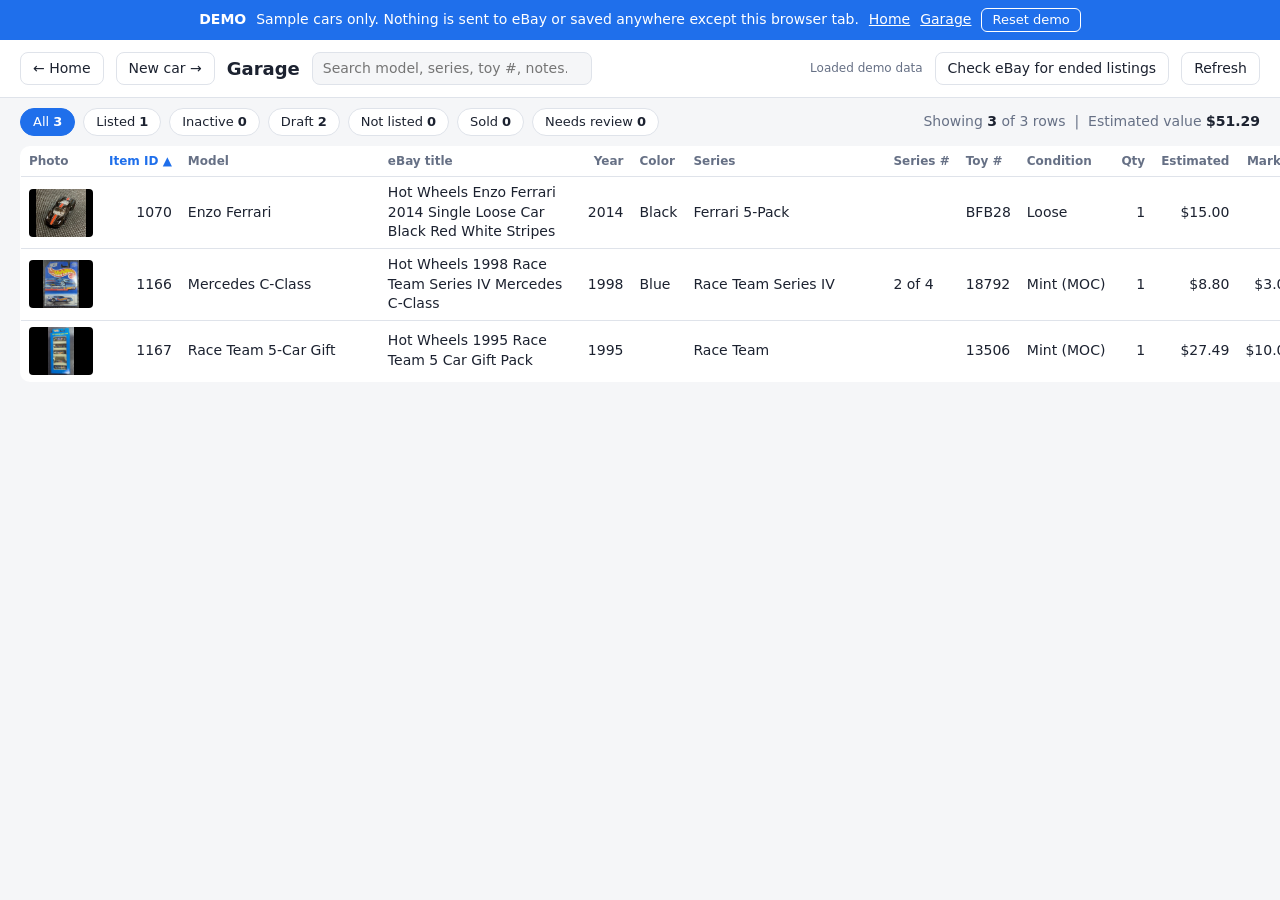
<file: sheet.html>
<!doctype html>
<html lang="en">
<head>
<meta charset="utf-8">
<script src="demo-shim.js"></script>
<title>Garage - DieCast Ledger</title>
<meta name="viewport" content="width=device-width, initial-scale=1">
<style>
  :root { --bg:#f5f6f8; --card:#fff; --ink:#1c2230; --mute:#667085; --line:#dfe3ea; --blue:#1f6feb; --green:#1a7f37;
          --amber:#b26a00; --red:#c62828; --ambbg:#fff4e0; --redbg:#fdecec; --grnbg:#e8f6ec; --bluebg:#e8f0fe; --hover:#f0f4fb; }
  @media (prefers-color-scheme: dark) {
    :root { --bg:#12151b; --card:#1b2029; --ink:#e8ecf3; --mute:#98a2b3; --line:#2b3240; --blue:#5b9dff; --green:#4cc36f;
            --amber:#f0a840; --red:#ff7b72; --ambbg:#3a2c12; --redbg:#3b1d1d; --grnbg:#173323; --bluebg:#172640; --hover:#222a36; } }
  * { box-sizing:border-box; }
  body { margin:0; font:14px/1.4 "Segoe UI",system-ui,sans-serif; background:var(--bg); color:var(--ink); }
  header { display:flex; align-items:center; gap:12px; padding:12px 20px; background:var(--card); border-bottom:1px solid var(--line);
           position:sticky; top:0; z-index:5; flex-wrap:wrap; }
  header h1 { font-size:18px; margin:0; }
  header .grow { flex:1; }
  button, a.btn { font:inherit; cursor:pointer; border:1px solid var(--line); background:var(--card); color:var(--ink); padding:6px 12px;
                  border-radius:8px; text-decoration:none; display:inline-block; }
  [hidden] { display:none !important; }                    /* a.btn sets display, which would otherwise show hidden buttons */
  button.primary, a.primary { background:var(--blue); border-color:var(--blue); color:#fff; font-weight:600; }
  input[type=search] { font:inherit; color:var(--ink); background:var(--bg); border:1px solid var(--line); border-radius:8px; padding:6px 10px; width:280px; }
  .bar { display:flex; gap:8px; align-items:center; flex-wrap:wrap; padding:10px 20px; }
  .chip { border:1px solid var(--line); border-radius:99px; padding:4px 12px; background:var(--card); cursor:pointer; font-size:13px; }
  .chip.on { background:var(--blue); border-color:var(--blue); color:#fff; }
  .chip b { font-weight:600; margin-left:4px; }
  .totals { color:var(--mute); margin-left:auto; }
  .totals b { color:var(--ink); }
  .wrap { padding:0 20px 40px; overflow-x:auto; }
  table { border-collapse:collapse; width:100%; background:var(--card); border:1px solid var(--line); border-radius:10px; overflow:hidden; }
  th, td { padding:6px 8px; border-bottom:1px solid var(--line); text-align:left; vertical-align:middle; white-space:nowrap; }
  th { position:sticky; top:0; background:var(--card); font-size:12px; color:var(--mute); cursor:pointer; user-select:none; }
  th.sorted { color:var(--blue); }
  td.num, th.num { text-align:right; font-variant-numeric:tabular-nums; }
  td.wide { white-space:normal; min-width:200px; max-width:320px; }
  tbody tr { cursor:pointer; }
  tbody tr:hover { background:var(--hover); }
  td.ph img { width:64px; height:48px; object-fit:contain; border-radius:4px; background:#000; display:block; }
  td.ph .none { width:64px; height:48px; border:1px dashed var(--line); border-radius:4px; color:var(--mute); font-size:10px;
                display:flex; align-items:center; justify-content:center; }
  .st { font-size:12px; padding:1px 8px; border-radius:99px; white-space:nowrap; }
  .st.Sold { background:var(--grnbg); color:var(--green); } .st.Listed { background:var(--bluebg); color:var(--blue); }
  .st.Inactive { background:var(--redbg); color:var(--red); } .st.Draft { background:var(--ambbg); color:var(--amber); } .st.Not { background:var(--line); color:var(--mute); }
  .rv { color:var(--amber); font-size:12px; }
  #msg { padding:30px 20px; color:var(--mute); }
  #msg.err { color:var(--red); }
  /* detail panel */
  #panel { position:fixed; top:0; right:0; bottom:0; width:min(560px,100vw); background:var(--card); border-left:1px solid var(--line);
           box-shadow:-6px 0 18px rgba(0,0,0,.18); overflow:auto; z-index:10; display:none; }
  #panel.open { display:block; }
  #panel .top { display:flex; gap:8px; align-items:center; padding:12px 16px; border-bottom:1px solid var(--line); position:sticky; top:0; background:var(--card); }
  #panel .top h2 { margin:0; font-size:17px; flex:1; }
  #panel .body { padding:12px 16px 30px; }
  .pics { display:grid; grid-template-columns:1fr 1fr; gap:8px; }
  .pics img { width:100%; border-radius:8px; border:1px solid var(--line); background:#000; }
  .pics a { display:block; }
  dl { display:grid; grid-template-columns:170px 1fr; gap:4px 12px; margin:14px 0 0; }
  dt { color:var(--mute); font-size:12px; padding-top:2px; }
  dd { margin:0; white-space:pre-wrap; word-break:break-word; }
  .hint { color:var(--mute); font-size:12px; }
</style>
</head>
<body>
<header>
  <a class="btn" href="index.html">&larr; Home</a> <a class="btn" href="capture.html">New car &rarr;</a>
  <h1>Garage</h1>
  <input type="search" id="q" placeholder="Search model, series, toy #, notes..." autocomplete="off">
  <span class="grow"></span>
  <span class="hint" id="loaded"></span>
  <button id="checkEbay" title="Compare the rows marked listed with eBay: which ones you ended, which sold">Check eBay for ended listings</button>
  <button id="refresh">Refresh</button>
</header>
<div class="bar" id="chips"></div>
<div id="chkBox" hidden style="margin:8px 16px;padding:12px 16px;border:1px solid var(--line);border-radius:10px;background:var(--card)"></div>
<div id="msg">Loading the Garage...</div>
<div class="wrap"><table id="tbl" hidden><thead></thead><tbody></tbody></table></div>
<div id="panel"><div class="top"><h2 id="pTitle"></h2>
  <button onclick="closePanel()">Close</button></div><div class="body" id="pBody"></div></div>

<script>
const $ = s => document.querySelector(s);
const esc = s => String(s ?? '').replace(/[&<>"']/g, c => ({'&':'&amp;','<':'&lt;','>':'&gt;','"':'&quot;',"'":'&#39;'}[c]));
// table columns: [header in the Sheet (or a special key), label, kind]
const COLS = [['@photo', 'Photo', 'ph'], ['Item ID', 'Item ID', 'num'], ['Model', 'Model', 'wide'], ['eBay Title', 'eBay title', 'wide'], ['Year', 'Year', 'num'],
  ['Color', 'Color', ''], ['Series', 'Series', 'wide'], ['Series Number', 'Series #', ''], ['Toy Number', 'Toy #', ''],
  ['Condition', 'Condition', ''], ['Quantity', 'Qty', 'num'], ['Estimated Value (USD)', 'Estimated', 'num'],
  ['Market Value', 'Market', 'num'], ['Highest Sold Price', 'Highest sold', 'num'], ['eBay-List Price', 'List price', 'num'],
  ['@status', 'Status', ''], ['Needs Review', 'Needs review', 'wide']];
const FILTERS = ['All', 'Listed', 'Inactive', 'Draft', 'Not listed', 'Sold', 'Needs review'];
let D = null, H = {}, filter = 'All', sortKey = 'Item ID', sortDir = 1;

const cell = (r, h) => (H[h] === undefined ? '' : r.cells[H[h]] || '');
const money = s => { const v = parseFloat(String(s).replace(/[^0-9.\-]/g, '')); return isNaN(v) ? null : v; };
function sheetDate(s) {                       // Sheets serial numbers (e.g. 46244) -> 2026-08-08
  s = String(s || '').trim();
  if (/^\d{5}(\.\d+)?$/.test(s)) { const d = new Date(Date.UTC(1899, 11, 30) + Math.round(parseFloat(s) * 86400000)); return d.toISOString().slice(0, 10); }
  return s;
}
function status(r) {
  if (/^inactive/i.test(cell(r, 'eBay Status').trim())) return 'Inactive';
  const sold = cell(r, 'eBay-Date Sold').trim(), listed = cell(r, 'eBay-Date Listed').trim();
  if (sold || /\bsold\b/i.test(cell(r, 'Model'))) return 'Sold';
  if (/^draft$/i.test(listed)) return 'Draft';
  if (!listed || /^not listed$/i.test(listed)) return 'Not listed';
  return 'Listed';
}
function value(r, key) {
  if (key === '@status') return status(r);
  if (key === '@photo') return r.front ? 1 : 0;
  return cell(r, key);
}
function matches(r) {
  const st = status(r);
  if (filter === 'Needs review' ? !cell(r, 'Needs Review').trim() : filter !== 'All' && st !== filter) return false;
  const q = $('#q').value.trim().toLowerCase();
  return !q || q.split(/\s+/).every(w => r.cells.join(' \u0001 ').toLowerCase().includes(w));
}
function cmp(a, b) {
  const va = value(a, sortKey), vb = value(b, sortKey), na = money(va), nb = money(vb);
  const numeric = na !== null && nb !== null && !/[a-z]/i.test(String(va) + String(vb));
  if (!String(va).trim() && String(vb).trim()) return 1;           // blanks always last
  if (String(va).trim() && !String(vb).trim()) return -1;
  return (numeric ? na - nb : String(va).localeCompare(String(vb), undefined, {numeric: true, sensitivity: 'base'})) * sortDir;
}
function drawChips() {
  const counts = Object.fromEntries(FILTERS.map(f => [f, 0]));
  D.rows.forEach(r => { counts.All++; counts[status(r)]++; if (cell(r, 'Needs Review').trim()) counts['Needs review']++; });
  $('#chips').innerHTML = FILTERS.map(f => `<span class="chip ${f === filter ? 'on' : ''}" data-f="${f}">${f}<b>${counts[f]}</b></span>`).join('')
    + '<span class="totals" id="totals"></span>';
  $('#chips').querySelectorAll('.chip').forEach(c => c.onclick = () => { filter = c.dataset.f; draw(); });
}
function draw() {
  drawChips();
  const rows = D.rows.filter(matches).sort(cmp);
  $('#tbl thead').innerHTML = '<tr>' + COLS.map(([k, l, kind]) =>
    `<th class="${kind === 'num' ? 'num' : ''} ${k === sortKey ? 'sorted' : ''}" data-k="${esc(k)}">${esc(l)}${k === sortKey ? (sortDir > 0 ? ' &#9650;' : ' &#9660;') : ''}</th>`).join('') + '</tr>';
  $('#tbl thead').querySelectorAll('th').forEach(th => th.onclick = () => {
    if (sortKey === th.dataset.k) sortDir = -sortDir; else { sortKey = th.dataset.k; sortDir = 1; } draw(); });
  $('#tbl tbody').innerHTML = rows.map(r => '<tr data-row="' + r.row + '">' + COLS.map(([k, l, kind]) => {
    if (k === '@photo') return `<td class="ph">${r.front ? `<img loading="lazy" src="/sheet_img?id=${esc(r.front)}" alt="">` : '<div class="none">no photo</div>'}</td>`;
    if (k === '@status') { const s = status(r); return `<td><span class="st ${s.split(' ')[0]}">${s}</span></td>`; }
    if (k === 'Needs Review') { const v = cell(r, k); return `<td class="wide rv" title="${esc(v)}">${esc(v.length > 70 ? v.slice(0, 70) + '...' : v)}</td>`; }
    const v = cell(r, k);
    if (kind === 'num' && v.length > 14)                 // e.g. old comps text sitting in Market Value: keep the column narrow
      return `<td class="num" title="${esc(v)}">${esc(v.slice(0, 12))}&hellip;</td>`;
    return `<td class="${kind}">${esc(v)}</td>`;
  }).join('') + '</tr>').join('');
  $('#tbl tbody').querySelectorAll('tr').forEach(tr => tr.onclick = () => openPanel(+tr.dataset.row));
  const est = rows.reduce((s, r) => s + (money(cell(r, 'Estimated Value (USD)')) || 0), 0);
  const qty = rows.reduce((s, r) => s + (parseInt(cell(r, 'Quantity')) || 0), 0);
  $('#totals').innerHTML = `Showing <b>${rows.length}</b> of ${D.rows.length} rows &nbsp;|&nbsp; Estimated value <b>$${est.toLocaleString(undefined, {minimumFractionDigits: 2, maximumFractionDigits: 2})}</b>`;
}
function openPanel(rowNo) {
  const r = D.rows.find(x => x.row === rowNo); if (!r) return;
  $('#pTitle').textContent = `Row ${r.row}: ${cell(r, 'Model') || '(no model)'}`;
  const pic = (id, side) => id ? `<a href="/sheet_img?id=${esc(id)}&s=full" target="_blank" rel="noopener" title="Open the ${side} photo">
      <img src="/sheet_img?id=${esc(id)}&s=full" alt="${side}"></a><div class="hint">${side}</div>` : `<div class="hint">no ${side.toLowerCase()} photo</div>`;
  const rows = D.headers.map((h, i) => {
    if (!h) return '';
    let v = r.cells[i] || '';
    if (/^eBay-Date (Listed|Sold)$/.test(h)) v = sheetDate(v);
    if (!String(v).trim() || /^Photo \(/.test(h)) return '';
    return `<dt>${esc(h)}</dt><dd>${esc(v)}</dd>`;
  }).join('');
  $('#pBody').innerHTML = `<div class="pics"><div>${pic(r.front, 'Front')}</div><div>${pic(r.back, 'Back')}</div></div>
    <div class="hint" style="margin-top:6px">Status: <span class="st ${status(r).split(' ')[0]}">${status(r)}</span> &nbsp; <a class="btn primary" href="/car?row=${r.row}">Open eBay preview</a> &nbsp; <span class="ro">Read-only here: edit on the car page.</span></div>
    <dl>${rows}</dl>`;
  $('#panel').classList.add('open'); $('#panel').scrollTop = 0;
}
function closePanel() { $('#panel').classList.remove('open'); }
document.addEventListener('keydown', e => { if (e.key === 'Escape') closePanel(); });
async function load(force) {
  $('#msg').hidden = false; $('#msg').className = ''; $('#msg').textContent = force ? 'Refreshing...' : 'Loading the Garage...';
  try {
    const j = await fetch('/api/sheet' + (force ? '?force=1' : '')).then(r => r.json());
    if (!j.ok) throw new Error(j.error);
    D = j; H = Object.fromEntries(D.headers.map((h, i) => [h, i]).filter(([h]) => h));
    $('#loaded').textContent = 'Loaded ' + D.loaded;
    $('#msg').hidden = true; $('#tbl').hidden = false; draw();
  } catch (e) { $('#msg').className = 'err'; $('#msg').textContent = 'Could not read the Garage: ' + e.message; }
}
let qt = null;
$('#q').oninput = () => { clearTimeout(qt); qt = setTimeout(draw, 150); };
$('#refresh').onclick = () => load(true);
// ---- compare with eBay: rows marked listed whose listing has ended (you ended it on eBay) or sold
const LOCAL = ['127.0.0.1', 'localhost', '[::1]'].includes(location.hostname);
let CK = null;
async function post(path, body) {
  try { return await (await fetch(path, {method: 'POST', headers: {'Content-Type': 'application/json'}, body: JSON.stringify(body || {})})).json(); }
  catch (e) { return {ok: false, error: 'Could not reach the dashboard: ' + e.message}; }
}
function ckLine(x) { return `<li><a href="/car?row=${x.row}">row ${x.row}</a>: ${esc(x.model)} (Item ID ${esc(x.item_id)}, eBay <a href="https://www.ebay.com/itm/${esc(x.item)}" target="_blank" rel="noopener">${esc(x.item)}</a>)${x.ended_on ? ' ended ' + esc(x.ended_on) : ''}${x.note ? ' <span class="hint">' + esc(x.note) + '</span>' : ''}</li>`; }
$('#checkEbay').onclick = async () => {
  const b = $('#checkEbay'), box = $('#chkBox'); b.disabled = true; b.textContent = 'Checking eBay (about a minute)...';
  box.hidden = false; box.innerHTML = 'Reading your eBay Active list and the rows marked listed...';
  const j = await post('/api/check_ebay'); b.disabled = false; b.textContent = 'Check eBay for ended listings';
  if (!j.ok) { box.innerHTML = `<b style="color:var(--red)">${esc(j.error || 'The check failed')}</b>`; return; }
  CK = j;
  box.innerHTML = `<b>Checked ${j.checked} rows marked listed:</b> ${j.active} still active, ${j.ended.length} ended, ${j.sold.length} sold${j.unknown.length ? ', ' + j.unknown.length + ' not clear' : ''}.
    ${j.ended.length ? `<div style="margin-top:8px"><b>Ended on eBay (you ended these):</b><ul>${j.ended.map(ckLine).join('')}</ul>
      ${LOCAL ? '<button class="btn primary" id="markIn">Mark these rows Inactive</button> <span class="hint">adds an "eBay Status" column to the sheet the first time</span>' : '<span class="hint">Marking rows only works on the dashboard PC.</span>'}</div>` : ''}
    ${j.sold.length ? `<div style="margin-top:8px"><b>Sold (record these in the Sales Tracker, not marked Inactive):</b><ul>${j.sold.map(ckLine).join('')}</ul></div>` : ''}
    ${j.unknown.length ? `<div style="margin-top:8px"><b>Could not tell:</b><ul>${j.unknown.map(ckLine).join('')}</ul></div>` : ''}
    ${!j.ended.length && !j.sold.length && !j.unknown.length ? '<div class="hint" style="margin-top:6px">Nothing to update: every listed row is still active on eBay.</div>' : ''}
    <div style="margin-top:8px"><button class="btn" onclick="document.getElementById('chkBox').hidden = true">Close</button></div>`;
  const mi = $('#markIn');
  if (mi) mi.onclick = async () => {
    mi.disabled = true; mi.textContent = 'Checking each one again, then marking...';
    const k = await post('/api/apply_inactive', {rows: CK.ended.map(x => ({row: x.row, item: x.item}))});
    if (!k.ok) { box.insertAdjacentHTML('beforeend', `<div style="color:var(--red);margin-top:8px">${esc(k.error)}</div>`); mi.disabled = false; mi.textContent = 'Mark these rows Inactive'; return; }
    box.innerHTML = `<b>Marked Inactive: ${k.done.length}</b>${k.done.map(d => `<div>row ${d.row}: ${esc(d.status)}</div>`).join('')}${k.skipped.length ? `<div class="hint">Skipped (eBay did not report them as ended): ${k.skipped.map(s => 'row ' + s.row + ' (' + s.why + ')').join(', ')}</div>` : ''}
      <div style="margin-top:8px"><button class="btn" onclick="document.getElementById('chkBox').hidden = true">Close</button></div>`;
    load(true);
  };
};
load(false);
</script>
</body>
</html>
</file>
<file: ebay.css>
/* Shared by the review screen (index.html) and the car page (car.html): eBay's draft form regrouped into compact cards with
   two columns of fields, so there is little scrolling. Same sections and fields as eBay; no eBay branding. */
.eb { max-width:1180px; margin:0 auto; padding:8px 2px 12px; font-family:"Segoe UI",system-ui,sans-serif; }
.eb-board { display:grid; grid-template-columns:1fr 1fr; gap:12px; align-items:start; }
.eb-card { border:1px solid var(--line); border-radius:12px; padding:10px 14px 14px; background:var(--card); min-width:0; }
.eb-card.span2, .span2 { grid-column:1 / -1; }
.eb-chead { display:flex; align-items:baseline; gap:10px; flex-wrap:wrap; margin-bottom:8px; }
.eb-chead h2 { font-size:13px; letter-spacing:.06em; margin:0; color:var(--ink); }
.fgrid { display:grid; grid-template-columns:1fr 1fr; gap:8px 14px; }
.f { min-width:0; } .f.wide { grid-column:1 / -1; }
.f > label { display:block; font-size:12.5px; color:var(--mute); margin:0 0 2px; } .eb-req { color:var(--red); }
.eb-chead + .fgrid, .eb-chead + .f { margin-top:0; }
/* the tap-to-open list for eBay's dropdown fields (ebay.js); on a touch screen the text must be 16px or iOS zooms the page when you tap a box */
.eb-pop { position:fixed; z-index:2147483000; overflow:auto; -webkit-overflow-scrolling:touch; background:var(--card); color:var(--ink); border:1px solid var(--line); border-radius:10px; box-shadow:0 8px 24px rgba(0,0,0,.28); padding:4px; }
.eb-pop[hidden] { display:none; }
.eb-opt { padding:9px 12px; border-radius:7px; font-size:15px; cursor:pointer; overflow-wrap:anywhere; } .eb-opt.on { background:var(--bluebg); color:var(--blue); font-weight:600; }
@media (hover:hover) { .eb-opt:hover { background:var(--bluebg); } }
.eb-opt-note { padding:8px 12px; font-size:12.5px; color:var(--mute); }
input[data-ebc] { background-image:linear-gradient(45deg, transparent 50%, var(--mute) 50%), linear-gradient(135deg, var(--mute) 50%, transparent 50%); background-position:calc(100% - 17px) 55%, calc(100% - 12px) 55%; background-size:5px 5px; background-repeat:no-repeat; padding-right:28px; }
@media (pointer:coarse) { .eb-in, select.eb-in, textarea.eb-in { font-size:16px; } .eb-opt { padding:12px 14px; } }
/* "still to do" cues, same as the dashboard: a blank required field gets a red outline + red tint and a red "(fill in)"; an unchosen dropdown is amber */
.eb-in.need { outline:2px solid var(--red); background:var(--redbg); }
.eb-in.pick { outline:2px solid #e08a00; }
.eb-needtxt { display:none; color:var(--red); font-weight:700; } .f:has(.eb-in.need) > label .eb-needtxt { display:inline; }
.eb-ro.need { color:var(--red); background:var(--redbg); outline:2px solid var(--red); border-radius:6px; padding-left:8px; } .eb-ro.need .eb-note { color:var(--red); }
.eb-in { width:100%; padding:6px 9px; border:1px solid #8b8b8b; border-radius:8px; background:var(--bg); color:var(--ink); font:inherit; font-size:14px; }
.eb-in:disabled { opacity:.55; background:transparent; border-style:dashed; } textarea.eb-in { resize:vertical; }
.eb-note { color:var(--mute); font-size:12.5px; margin-top:3px; }
.eb-tag { font-size:12px; margin-top:2px; line-height:1.3; } .eb-tag.ok { color:var(--green); } .eb-tag.warn { color:var(--amber); }
.eb-tag button { font-size:11.5px; padding:0 7px; margin-left:5px; }
.eb-ro, .eb-static { display:block; padding:6px 0; overflow-wrap:anywhere; font-size:14px; border-bottom:1px solid var(--line); }
.eb-inline { display:inline-flex; align-items:center; gap:6px; flex-wrap:wrap; } .eb-inline .eb-in { width:auto; }
.eb-money { display:inline-flex; align-items:center; gap:6px; } .eb-money .eb-in { width:110px; }
.eb-pills { display:inline-flex; gap:6px; } .eb-pills span { padding:4px 14px; border-radius:99px; border:1px solid transparent; background:var(--bg); color:var(--mute); font-size:13px; }
.eb-pills span.on { border-color:var(--ink); color:var(--ink); font-weight:600; }
.eb-strip { display:flex; gap:8px; overflow-x:auto; padding-bottom:4px; }
.eb-ph { position:relative; display:block; flex:none; width:72px; height:96px; background:var(--bg); border-radius:8px; overflow:hidden; border:1px solid var(--line); }
.eb-strip > .eb-ph:first-child, .eb-strip > .eb-phw:first-child > .eb-ph { width:96px; height:128px; border-width:2px; border-color:var(--ink); }
.eb-phw { flex:none; display:flex; flex-direction:column; gap:4px; align-items:flex-start; }
.eb-phw:first-child .eb-pha { max-width:96px; } .eb-pha { display:flex; flex-wrap:wrap; gap:3px; max-width:80px; align-items:center; }
.eb-pha button { font-size:12px; padding:1px 7px; border-radius:6px; line-height:1.5; } .eb-pha button.warn { color:var(--red); }
.eb-phl { flex-basis:100%; font-size:11.5px; color:var(--mute); text-transform:capitalize; }.eb-ph img { width:100%; height:100%; object-fit:contain; background:#111; cursor:zoom-in; } .eb-ph.empty { border-style:dashed; }
.eb-badge { position:absolute; left:5px; bottom:5px; background:rgba(0,0,0,.7); color:#fff; padding:1px 8px; border-radius:99px; font-size:11px; }
.eb-flag { position:absolute; left:3px; top:3px; right:3px; background:var(--amber); color:#fff; padding:0 5px; border-radius:5px; font-size:10.5px; }
.eb-pair { display:grid; grid-template-columns:1fr 1fr; gap:10px; } .eb-pair .prevbox { max-height:210px; overflow:auto; font-size:13.5px; margin:0; }
.eb-sw { position:relative; display:inline-block; width:42px; height:24px; flex:none; } .eb-sw input { opacity:0; width:0; height:0; }
.eb-sw i { position:absolute; inset:0; border-radius:99px; border:2px solid var(--ink); } .eb-sw i::after { content:""; position:absolute; top:2px; left:2px; width:16px; height:16px; border-radius:50%; background:var(--ink); transition:.15s; }
.eb-sw input:checked + i { background:var(--blue); border-color:var(--blue); } .eb-sw input:checked + i::after { left:20px; background:#fff; }
.eb-offer { display:flex; align-items:center; gap:10px; justify-content:space-between; padding:6px 0; }
.eb-kv { display:flex; justify-content:space-between; gap:10px; font-size:13.5px; } .eb-kv span { color:var(--mute); }
.eb-locks { margin-top:8px; padding:7px 10px; border-radius:8px; background:var(--bg); color:var(--mute); font-size:12.5px; }
.eb-dim { opacity:.85; } .eb-dim summary { cursor:pointer; font-weight:600; font-size:13px; } .eb-dim p { margin:6px 0; }
.eb-actions { position:sticky; bottom:0; background:var(--card); padding:8px 0 4px; border-top:1px solid var(--line); z-index:3; }
.eb-actions .chk { margin-top:6px; }
.eb-status { display:flex; flex-wrap:wrap; gap:8px 16px; align-items:center; padding:10px 14px; border-radius:12px; border:1px solid var(--line); background:var(--card); margin:4px 0 10px; }
.eb-status .st { padding:3px 12px; border-radius:99px; font-weight:600; font-size:14px; }
.eb-status .st.Listed { background:var(--grnbg); color:var(--green); } .eb-status .st.Inactive { background:var(--redbg); color:var(--red); }
.eb-status .st.Draft, .eb-status .st.Notlisted { background:var(--bg); color:var(--mute); } .eb-status .st.Sold { background:var(--bluebg); color:var(--blue); }
.eb-out { border:1px dashed var(--line); border-radius:12px; padding:8px 14px 14px; background:var(--bg); }
.eb-out .fgrid { grid-template-columns:repeat(3, 1fr); }
@media (max-width:900px) { .eb-board { grid-template-columns:1fr; } .eb-out .fgrid { grid-template-columns:1fr 1fr; } }
@media (max-width:520px) { .fgrid, .eb-pair, .eb-out .fgrid { grid-template-columns:1fr; } }
.eb-bar { display:flex; gap:12px; align-items:flex-start; flex-wrap:wrap; } .eb-bar #revBtns { margin:0; flex:none; }
.chkd summary { cursor:pointer; display:flex; gap:12px; align-items:center; font-size:13.5px; padding:4px 0; }
.chkd .chklist { max-height:24vh; overflow:auto; } .chkd .chk { margin-top:6px; padding:6px 10px; }
.eb-actions #buildbox:empty { display:none; }
</file>
